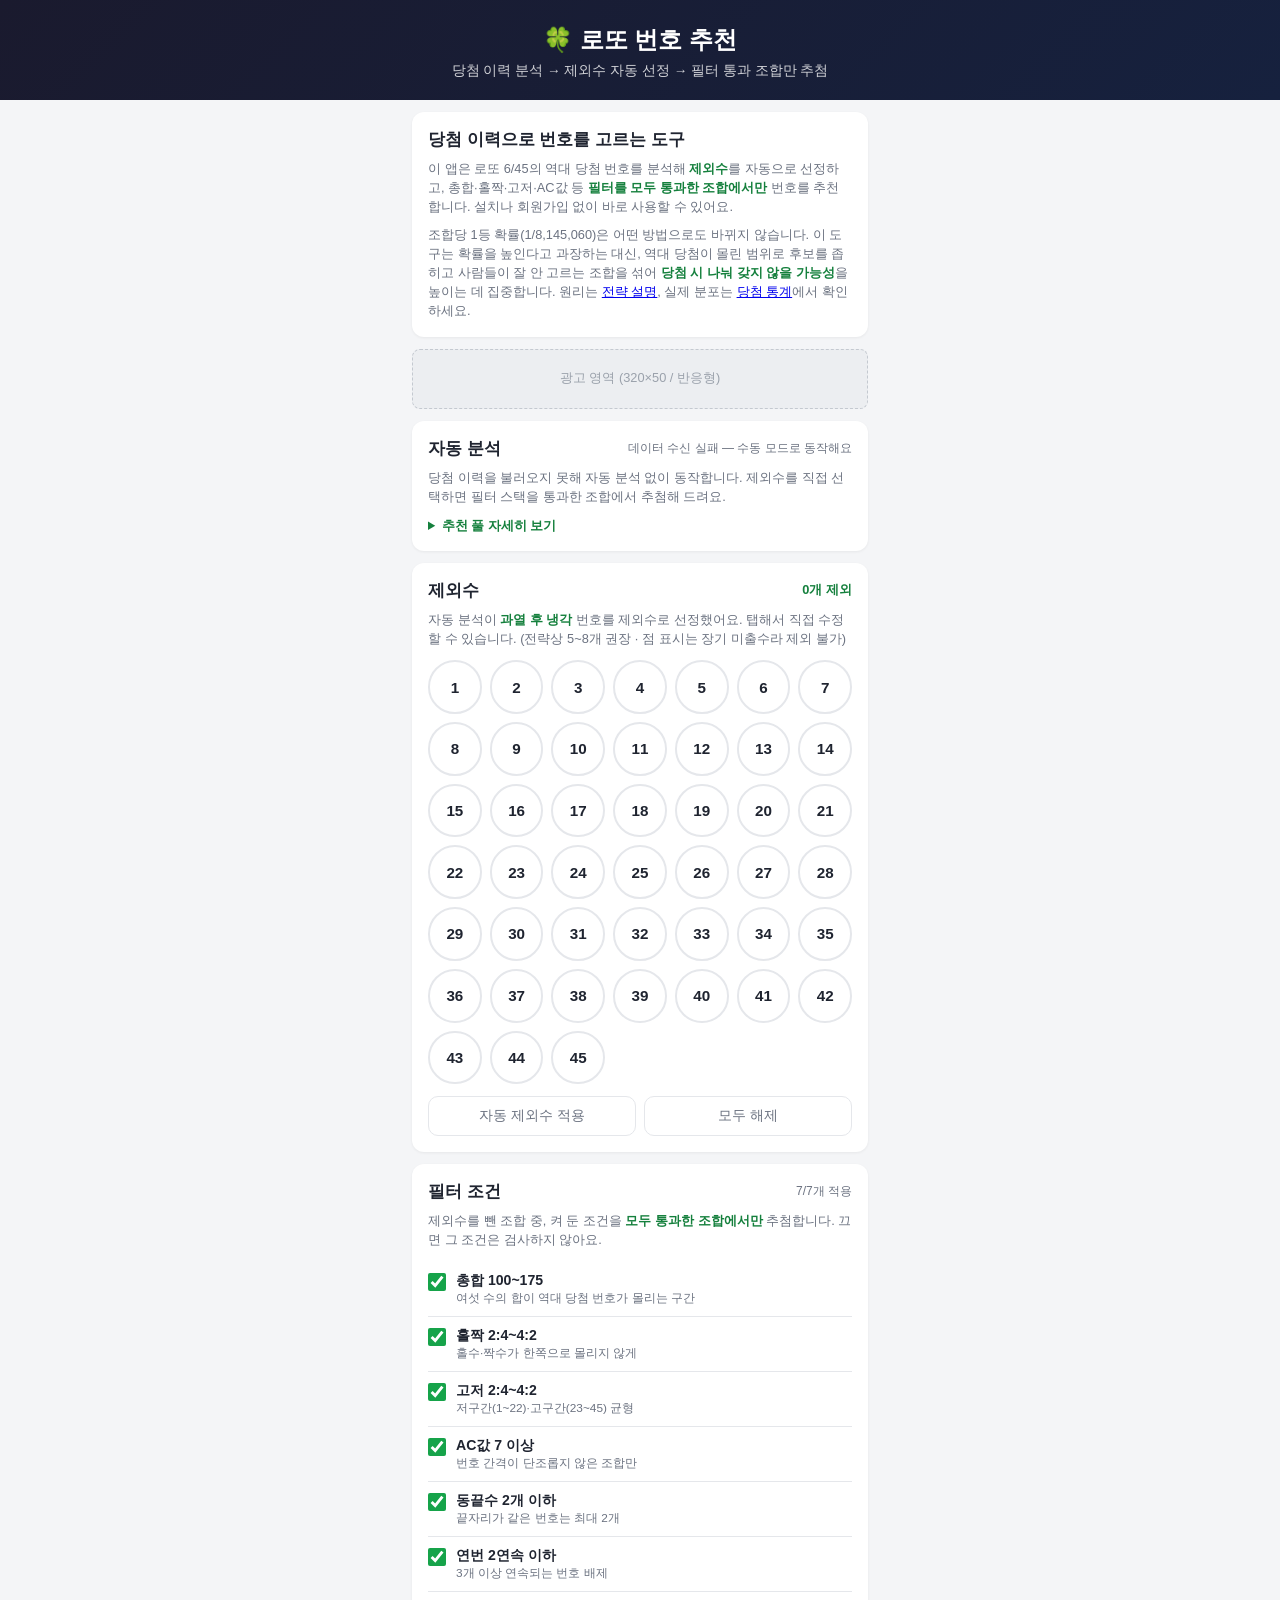
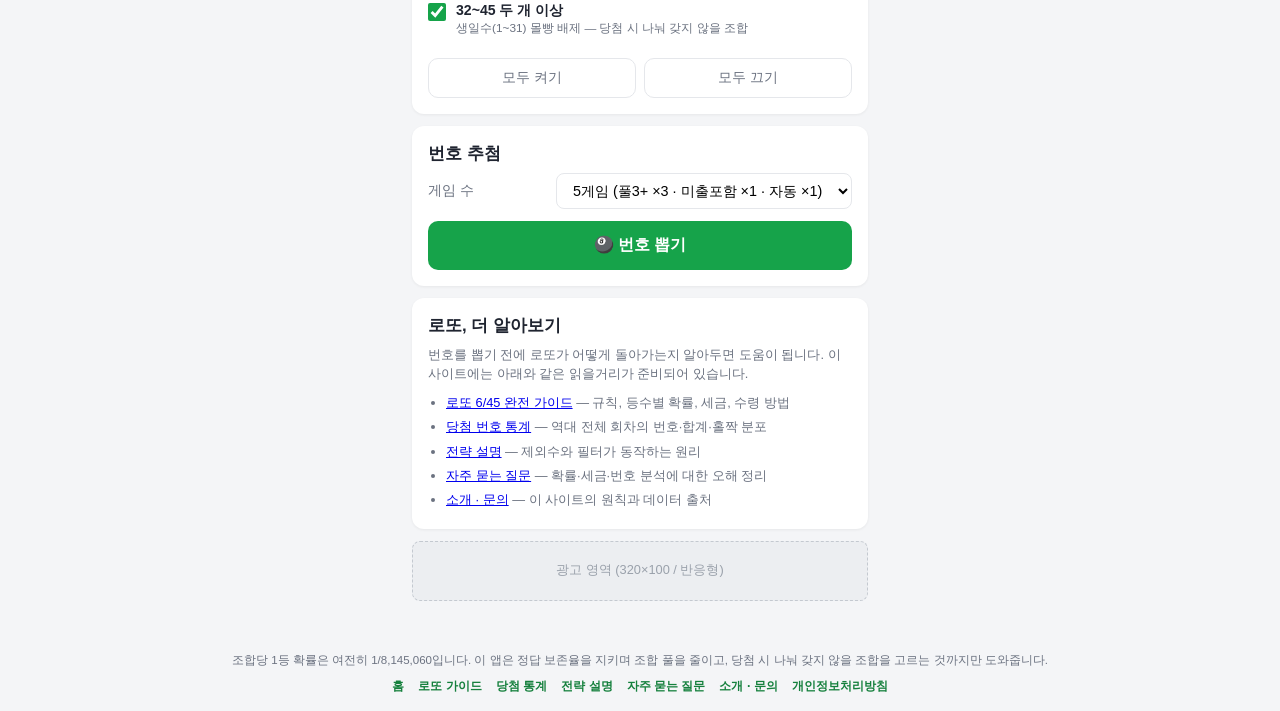
<file: index.html>
<!DOCTYPE html>
<html lang="ko">
<head>
  <meta charset="UTF-8" />
  <meta name="viewport" content="width=device-width, initial-scale=1.0, viewport-fit=cover" />
  <meta name="description" content="당첨 이력 분석으로 제외수를 자동 선정하고, 필터를 통과한 조합에서만 랜덤으로 로또 번호를 추천해주는 앱" />
  <meta name="theme-color" content="#1a1a2e" />
  <title>로또 번호 추천</title>
  <link rel="icon" href="icon.svg" type="image/svg+xml" />
  <link rel="canonical" href="https://bimbim159-sketch.github.io/" />
  <link rel="manifest" href="manifest.json" />
  <link rel="stylesheet" href="style.css" />

  <!-- 구글 애드센스: 사이트 소유 확인 + 광고 로더 -->
  <script async src="https://pagead2.googlesyndication.com/pagead/js/adsbygoogle.js?client=ca-pub-2843757027982749"
    crossorigin="anonymous"></script>
</head>
<body>
  <header class="app-header">
    <h1>🍀 로또 번호 추천</h1>
    <p class="subtitle">당첨 이력 분석 → 제외수 자동 선정 → 필터 통과 조합만 추첨</p>
  </header>

  <main>
    <!-- 소개 (사이트 설명) -->
    <section class="card">
      <h2 style="font-size:1.05rem;margin-bottom:8px;">당첨 이력으로 번호를 고르는 도구</h2>
      <p class="hint" style="margin-bottom:8px;">
        이 앱은 로또 6/45의 역대 당첨 번호를 분석해 <em>제외수</em>를 자동으로 선정하고,
        총합·홀짝·고저·AC값 등 <em>필터를 모두 통과한 조합에서만</em> 번호를 추천합니다.
        설치나 회원가입 없이 바로 사용할 수 있어요.
      </p>
      <p class="hint" style="margin-bottom:0;">
        조합당 1등 확률(1/8,145,060)은 어떤 방법으로도 바뀌지 않습니다. 이 도구는 확률을
        높인다고 과장하는 대신, 역대 당첨이 몰린 범위로 후보를 좁히고 사람들이 잘 안 고르는
        조합을 섞어 <em>당첨 시 나눠 갖지 않을 가능성</em>을 높이는 데 집중합니다. 원리는
        <a href="strategy.html">전략 설명</a>, 실제 분포는 <a href="stats.html">당첨 통계</a>에서
        확인하세요.
      </p>
    </section>

    <!-- 상단 광고 배너 (애드센스 승인 후 노출) -->
    <div class="ad-banner" id="ad-top" hidden>
      <!--
        ▼ 애드센스 승인 후: hidden 속성을 제거하고, 광고 단위를 만든 뒤 아래 주석을
          해제하고 data-ad-slot 값을 발급받은 슬롯 ID로 교체하세요.

      <ins class="adsbygoogle"
        style="display:block"
        data-ad-client="ca-pub-2843757027982749"
        data-ad-slot="1234567890"
        data-ad-format="auto"
        data-full-width-responsive="true"></ins>
      <script>(adsbygoogle = window.adsbygoogle || []).push({});</script>
      -->
      <span class="ad-placeholder">광고 영역 (320×50 / 반응형)</span>
    </div>

    <!-- 자동 분석 -->
    <section class="card">
      <div class="section-title">
        <h2>자동 분석</h2>
        <span class="data-status" id="data-status">준비 중…</span>
      </div>
      <div id="analysis-body">
        <p class="hint">최근 당첨 이력을 분석하는 중입니다…</p>
      </div>
      <details class="pool-details">
        <summary>추천 풀 자세히 보기</summary>
        <ul class="pool-list" id="pool-list"></ul>
      </details>
    </section>

    <!-- 제외수 -->
    <section class="card">
      <div class="section-title">
        <h2>제외수</h2>
        <span class="excluded-count" id="excluded-count">0개 제외</span>
      </div>
      <p class="hint">
        자동 분석이 <em>과열 후 냉각</em> 번호를 제외수로 선정했어요. 탭해서 직접 수정할 수
        있습니다. (전략상 5~8개 권장 · 점 표시는 장기 미출수라 제외 불가)
      </p>
      <div class="number-grid" id="number-grid"></div>
      <div class="btn-row">
        <button class="btn btn-ghost" id="auto-btn">자동 제외수 적용</button>
        <button class="btn btn-ghost" id="clear-btn">모두 해제</button>
      </div>
    </section>

    <!-- 필터 조건 -->
    <section class="card">
      <div class="section-title">
        <h2>필터 조건</h2>
        <span class="data-status" id="filter-count"></span>
      </div>
      <p class="hint">
        제외수를 뺀 조합 중, 켜 둔 조건을 <em>모두 통과한 조합에서만</em> 추첨합니다.
        끄면 그 조건은 검사하지 않아요.
      </p>
      <div class="filter-list" id="filter-list"></div>
      <div class="btn-row">
        <button class="btn btn-ghost" id="filter-all-btn">모두 켜기</button>
        <button class="btn btn-ghost" id="filter-none-btn">모두 끄기</button>
      </div>
    </section>

    <!-- 게임 수 선택 + 추첨 -->
    <section class="card">
      <div class="section-title">
        <h2>번호 추첨</h2>
      </div>
      <div class="game-count">
        <label for="game-count-select">게임 수</label>
        <select id="game-count-select">
          <option value="1">1게임</option>
          <option value="2">2게임</option>
          <option value="3">3게임</option>
          <option value="4">4게임</option>
          <option value="5" selected>5게임 (풀3+ ×3 · 미출포함 ×1 · 자동 ×1)</option>
        </select>
      </div>
      <button class="btn btn-primary" id="draw-btn">🎱 번호 뽑기</button>
    </section>

    <!-- 결과 -->
    <section class="card" id="result-card" hidden>
      <div class="section-title">
        <h2>추천 번호</h2>
        <button class="btn-small" id="copy-btn">복사</button>
      </div>
      <div id="results"></div>
    </section>

    <!-- 더 알아보기 -->
    <section class="card">
      <h2 style="font-size:1.05rem;margin-bottom:8px;">로또, 더 알아보기</h2>
      <p class="hint" style="margin-bottom:8px;">
        번호를 뽑기 전에 로또가 어떻게 돌아가는지 알아두면 도움이 됩니다. 이 사이트에는
        아래와 같은 읽을거리가 준비되어 있습니다.
      </p>
      <ul class="hint" style="padding-left:18px;margin-bottom:0;line-height:1.9;">
        <li><a href="guide.html">로또 6/45 완전 가이드</a> — 규칙, 등수별 확률, 세금, 수령 방법</li>
        <li><a href="stats.html">당첨 번호 통계</a> — 역대 전체 회차의 번호·합계·홀짝 분포</li>
        <li><a href="strategy.html">전략 설명</a> — 제외수와 필터가 동작하는 원리</li>
        <li><a href="faq.html">자주 묻는 질문</a> — 확률·세금·번호 분석에 대한 오해 정리</li>
        <li><a href="about.html">소개 · 문의</a> — 이 사이트의 원칙과 데이터 출처</li>
      </ul>
    </section>

    <!-- 하단 광고 배너 (애드센스 승인 후 노출) -->
    <div class="ad-banner" id="ad-bottom" hidden>
      <span class="ad-placeholder">광고 영역 (320×100 / 반응형)</span>
    </div>
  </main>

  <footer class="app-footer">
    <p>
      조합당 1등 확률은 여전히 1/8,145,060입니다. 이 앱은 정답 보존율을 지키며 조합 풀을
      줄이고, 당첨 시 나눠 갖지 않을 조합을 고르는 것까지만 도와줍니다.
    </p>
    <nav class="site-nav">
      <a href="./">홈</a>
      <a href="guide.html">로또 가이드</a>
      <a href="stats.html">당첨 통계</a>
      <a href="strategy.html">전략 설명</a>
      <a href="faq.html">자주 묻는 질문</a>
      <a href="about.html">소개 · 문의</a>
      <a href="privacy.html">개인정보처리방침</a>
    </nav>
  </footer>

  <div class="toast" id="toast" role="status"></div>

  <script src="logic.js"></script>
  <script src="app.js"></script>
</body>
</html>
</file>
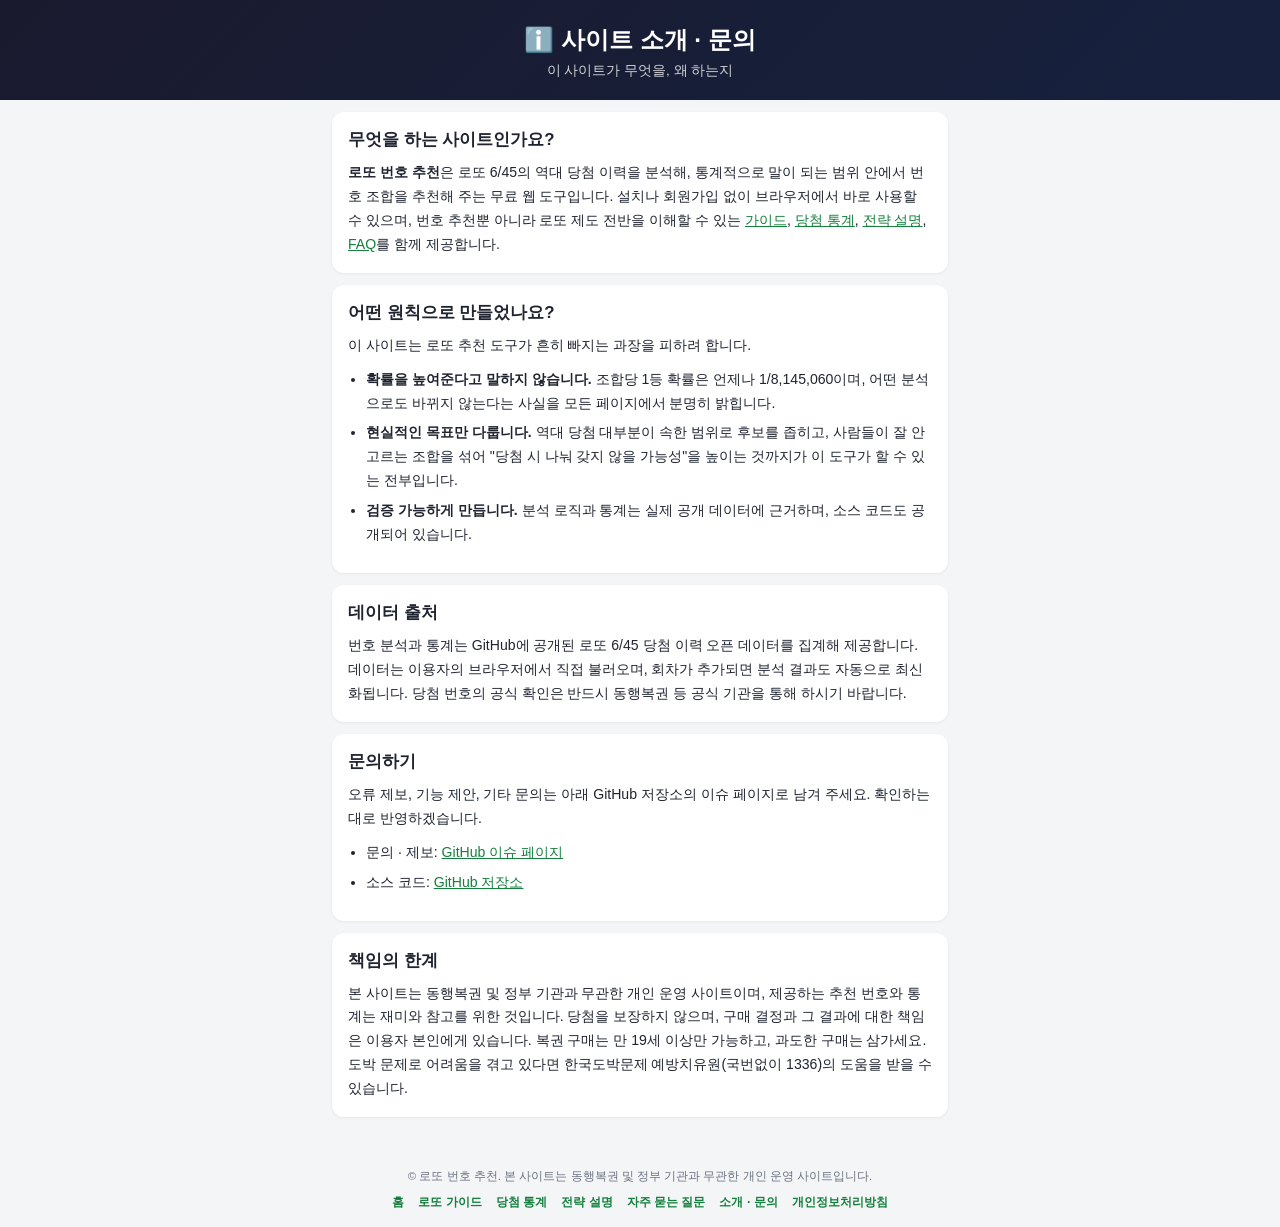
<file: about.html>
<!DOCTYPE html>
<html lang="ko">
<head>
  <meta charset="UTF-8" />
  <meta name="viewport" content="width=device-width, initial-scale=1.0" />
  <meta name="description" content="로또 번호 추천 사이트 소개 — 무엇을 하는 도구인지, 어떤 원칙으로 만들어졌는지, 데이터 출처와 문의 방법을 안내합니다" />
  <title>사이트 소개 · 문의 | 로또 번호 추천</title>
  <link rel="icon" href="icon.svg" type="image/svg+xml" />
  <link rel="canonical" href="https://bimbim159-sketch.github.io/about.html" />
  <link rel="stylesheet" href="style.css" />
  <script async src="https://pagead2.googlesyndication.com/pagead/js/adsbygoogle.js?client=ca-pub-2843757027982749"
    crossorigin="anonymous"></script>
</head>
<body>
  <header class="app-header">
    <h1>ℹ️ 사이트 소개 · 문의</h1>
    <p class="subtitle">이 사이트가 무엇을, 왜 하는지</p>
  </header>

  <main class="article">
    <section class="card">
      <h2>무엇을 하는 사이트인가요?</h2>
      <p>
        <strong>로또 번호 추천</strong>은 로또 6/45의 역대 당첨 이력을 분석해, 통계적으로
        말이 되는 범위 안에서 번호 조합을 추천해 주는 무료 웹 도구입니다. 설치나 회원가입
        없이 브라우저에서 바로 사용할 수 있으며, 번호 추천뿐 아니라 로또 제도 전반을
        이해할 수 있는 <a href="guide.html">가이드</a>, <a href="stats.html">당첨 통계</a>,
        <a href="strategy.html">전략 설명</a>, <a href="faq.html">FAQ</a>를 함께 제공합니다.
      </p>
    </section>

    <section class="card">
      <h2>어떤 원칙으로 만들었나요?</h2>
      <p>이 사이트는 로또 추천 도구가 흔히 빠지는 과장을 피하려 합니다.</p>
      <ul>
        <li><strong>확률을 높여준다고 말하지 않습니다.</strong> 조합당 1등 확률은 언제나
          1/8,145,060이며, 어떤 분석으로도 바뀌지 않는다는 사실을 모든 페이지에서 분명히
          밝힙니다.</li>
        <li><strong>현실적인 목표만 다룹니다.</strong> 역대 당첨 대부분이 속한 범위로
          후보를 좁히고, 사람들이 잘 안 고르는 조합을 섞어 "당첨 시 나눠 갖지 않을
          가능성"을 높이는 것까지가 이 도구가 할 수 있는 전부입니다.</li>
        <li><strong>검증 가능하게 만듭니다.</strong> 분석 로직과 통계는 실제 공개 데이터에
          근거하며, 소스 코드도 공개되어 있습니다.</li>
      </ul>
    </section>

    <section class="card">
      <h2>데이터 출처</h2>
      <p>
        번호 분석과 통계는 GitHub에 공개된 로또 6/45 당첨 이력 오픈 데이터를 집계해
        제공합니다. 데이터는 이용자의 브라우저에서 직접 불러오며, 회차가 추가되면 분석
        결과도 자동으로 최신화됩니다. 당첨 번호의 공식 확인은 반드시 동행복권 등 공식
        기관을 통해 하시기 바랍니다.
      </p>
    </section>

    <section class="card">
      <h2>문의하기</h2>
      <p>
        오류 제보, 기능 제안, 기타 문의는 아래 GitHub 저장소의 이슈 페이지로 남겨
        주세요. 확인하는 대로 반영하겠습니다.
      </p>
      <ul>
        <li>문의 · 제보:
          <a href="https://github.com/bimbim159-sketch/lotto-app/issues" rel="noopener" target="_blank">GitHub 이슈 페이지</a></li>
        <li>소스 코드:
          <a href="https://github.com/bimbim159-sketch/lotto-app" rel="noopener" target="_blank">GitHub 저장소</a></li>
      </ul>
    </section>

    <section class="card">
      <h2>책임의 한계</h2>
      <p>
        본 사이트는 동행복권 및 정부 기관과 무관한 개인 운영 사이트이며, 제공하는 추천
        번호와 통계는 재미와 참고를 위한 것입니다. 당첨을 보장하지 않으며, 구매 결정과
        그 결과에 대한 책임은 이용자 본인에게 있습니다. 복권 구매는 만 19세 이상만
        가능하고, 과도한 구매는 삼가세요. 도박 문제로 어려움을 겪고 있다면 한국도박문제
        예방치유원(국번없이 1336)의 도움을 받을 수 있습니다.
      </p>
    </section>
  </main>

  <footer class="app-footer">
    <p>© 로또 번호 추천. 본 사이트는 동행복권 및 정부 기관과 무관한 개인 운영 사이트입니다.</p>
    <nav class="site-nav">
      <a href="./">홈</a>
      <a href="guide.html">로또 가이드</a>
      <a href="stats.html">당첨 통계</a>
      <a href="strategy.html">전략 설명</a>
      <a href="faq.html">자주 묻는 질문</a>
      <a href="about.html">소개 · 문의</a>
      <a href="privacy.html">개인정보처리방침</a>
    </nav>
  </footer>
</body>
</html>
</file>
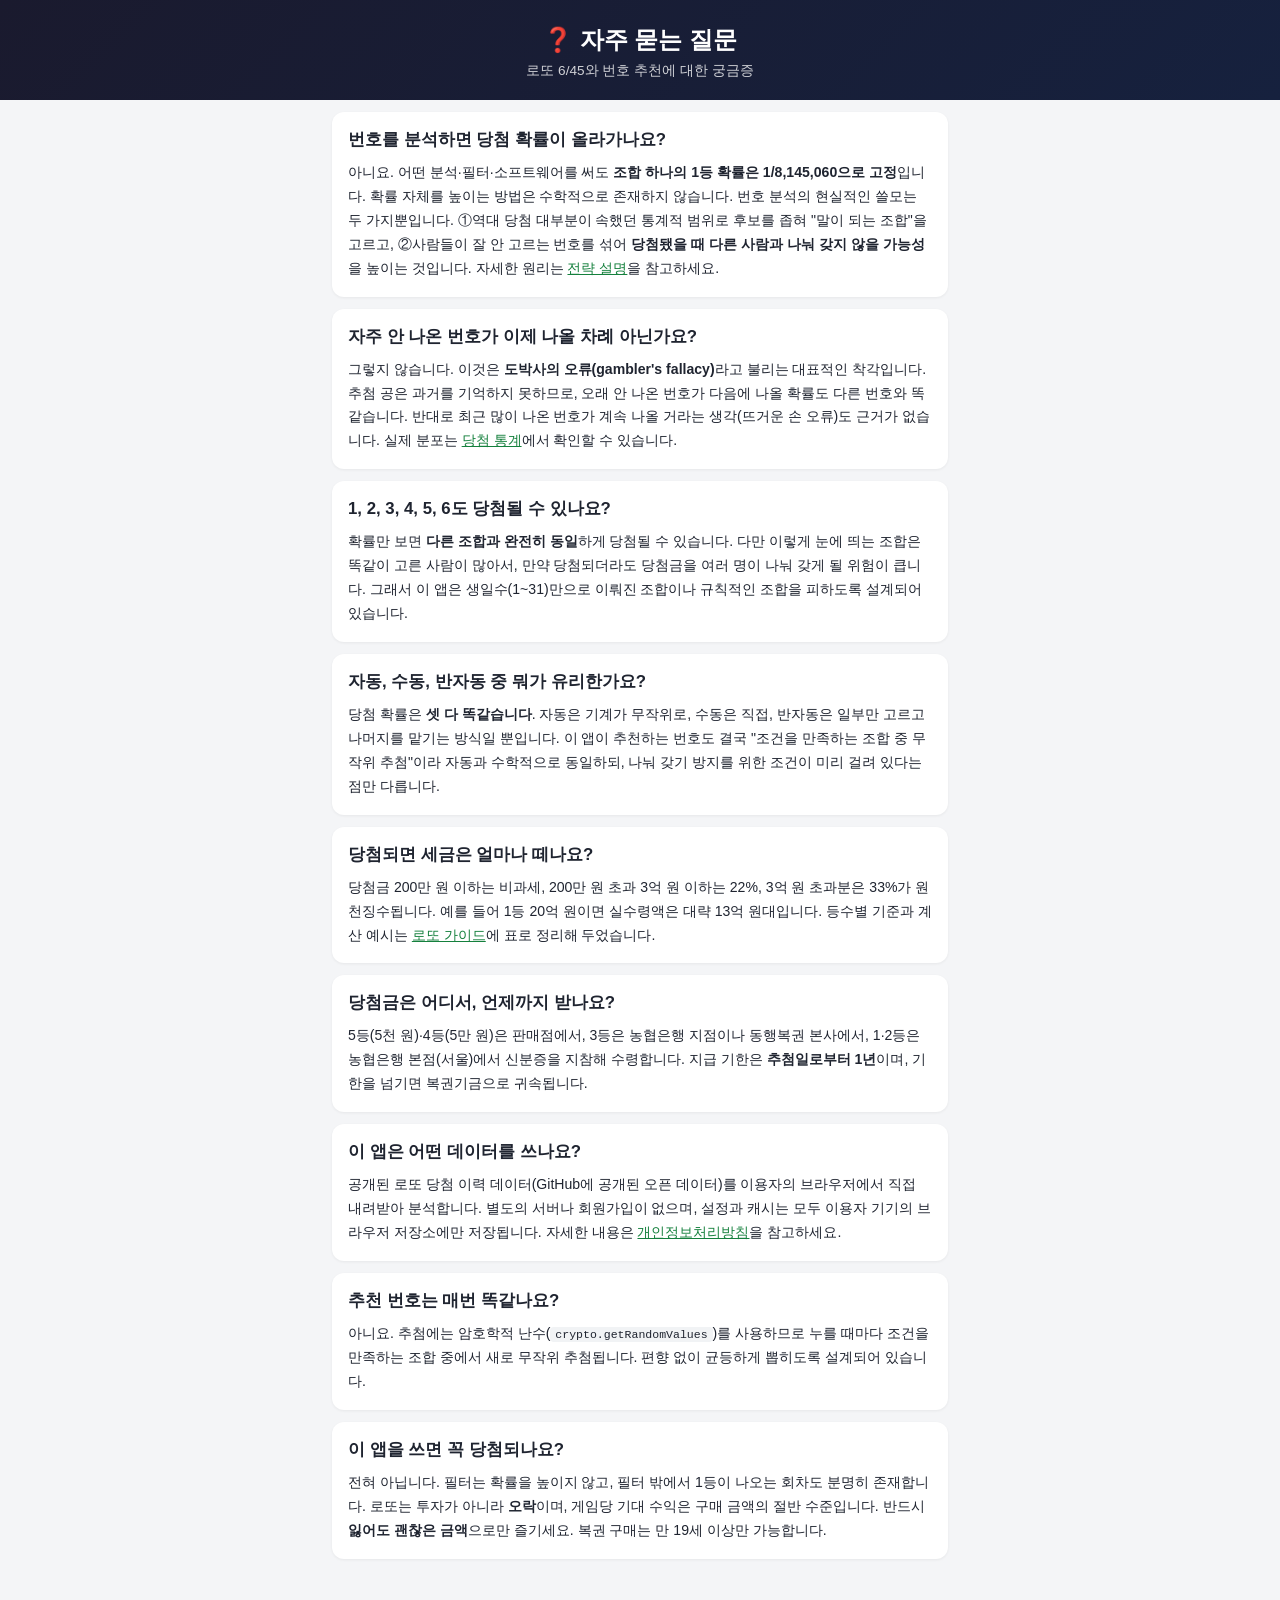
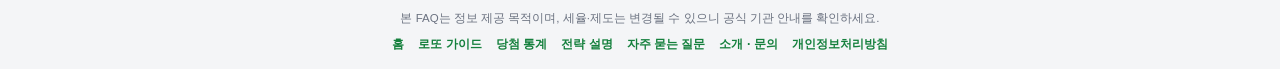
<file: faq.html>
<!DOCTYPE html>
<html lang="ko">
<head>
  <meta charset="UTF-8" />
  <meta name="viewport" content="width=device-width, initial-scale=1.0" />
  <meta name="description" content="로또 6/45에 대해 가장 많이 묻는 질문들 — 당첨 확률, 번호 분석이 확률을 높이는지, 세금, 당첨금 수령, 자동과 수동의 차이, 이 추천 앱의 원리까지 정리한 FAQ" />
  <title>로또 자주 묻는 질문(FAQ) — 확률·세금·번호 분석 | 로또 번호 추천</title>
  <link rel="icon" href="icon.svg" type="image/svg+xml" />
  <link rel="canonical" href="https://bimbim159-sketch.github.io/faq.html" />
  <link rel="stylesheet" href="style.css" />
  <script async src="https://pagead2.googlesyndication.com/pagead/js/adsbygoogle.js?client=ca-pub-2843757027982749"
    crossorigin="anonymous"></script>
</head>
<body>
  <header class="app-header">
    <h1>❓ 자주 묻는 질문</h1>
    <p class="subtitle">로또 6/45와 번호 추천에 대한 궁금증</p>
  </header>

  <main class="article">
    <section class="card">
      <h2>번호를 분석하면 당첨 확률이 올라가나요?</h2>
      <p>
        아니요. 어떤 분석·필터·소프트웨어를 써도 <strong>조합 하나의 1등 확률은
        1/8,145,060으로 고정</strong>입니다. 확률 자체를 높이는 방법은 수학적으로
        존재하지 않습니다. 번호 분석의 현실적인 쓸모는 두 가지뿐입니다. ①역대 당첨
        대부분이 속했던 통계적 범위로 후보를 좁혀 "말이 되는 조합"을 고르고, ②사람들이
        잘 안 고르는 번호를 섞어 <strong>당첨됐을 때 다른 사람과 나눠 갖지 않을
        가능성</strong>을 높이는 것입니다. 자세한 원리는
        <a href="strategy.html">전략 설명</a>을 참고하세요.
      </p>
    </section>

    <section class="card">
      <h2>자주 안 나온 번호가 이제 나올 차례 아닌가요?</h2>
      <p>
        그렇지 않습니다. 이것은 <strong>도박사의 오류(gambler's fallacy)</strong>라고
        불리는 대표적인 착각입니다. 추첨 공은 과거를 기억하지 못하므로, 오래 안 나온
        번호가 다음에 나올 확률도 다른 번호와 똑같습니다. 반대로 최근 많이 나온 번호가
        계속 나올 거라는 생각(뜨거운 손 오류)도 근거가 없습니다. 실제 분포는
        <a href="stats.html">당첨 통계</a>에서 확인할 수 있습니다.
      </p>
    </section>

    <section class="card">
      <h2>1, 2, 3, 4, 5, 6도 당첨될 수 있나요?</h2>
      <p>
        확률만 보면 <strong>다른 조합과 완전히 동일</strong>하게 당첨될 수 있습니다.
        다만 이렇게 눈에 띄는 조합은 똑같이 고른 사람이 많아서, 만약 당첨되더라도
        당첨금을 여러 명이 나눠 갖게 될 위험이 큽니다. 그래서 이 앱은 생일수(1~31)만으로
        이뤄진 조합이나 규칙적인 조합을 피하도록 설계되어 있습니다.
      </p>
    </section>

    <section class="card">
      <h2>자동, 수동, 반자동 중 뭐가 유리한가요?</h2>
      <p>
        당첨 확률은 <strong>셋 다 똑같습니다</strong>. 자동은 기계가 무작위로, 수동은
        직접, 반자동은 일부만 고르고 나머지를 맡기는 방식일 뿐입니다. 이 앱이 추천하는
        번호도 결국 "조건을 만족하는 조합 중 무작위 추첨"이라 자동과 수학적으로
        동일하되, 나눠 갖기 방지를 위한 조건이 미리 걸려 있다는 점만 다릅니다.
      </p>
    </section>

    <section class="card">
      <h2>당첨되면 세금은 얼마나 떼나요?</h2>
      <p>
        당첨금 200만 원 이하는 비과세, 200만 원 초과 3억 원 이하는 22%, 3억 원 초과분은
        33%가 원천징수됩니다. 예를 들어 1등 20억 원이면 실수령액은 대략 13억 원대입니다.
        등수별 기준과 계산 예시는 <a href="guide.html">로또 가이드</a>에 표로 정리해
        두었습니다.
      </p>
    </section>

    <section class="card">
      <h2>당첨금은 어디서, 언제까지 받나요?</h2>
      <p>
        5등(5천 원)·4등(5만 원)은 판매점에서, 3등은 농협은행 지점이나 동행복권 본사에서,
        1·2등은 농협은행 본점(서울)에서 신분증을 지참해 수령합니다. 지급 기한은
        <strong>추첨일로부터 1년</strong>이며, 기한을 넘기면 복권기금으로 귀속됩니다.
      </p>
    </section>

    <section class="card">
      <h2>이 앱은 어떤 데이터를 쓰나요?</h2>
      <p>
        공개된 로또 당첨 이력 데이터(GitHub에 공개된 오픈 데이터)를 이용자의 브라우저에서
        직접 내려받아 분석합니다. 별도의 서버나 회원가입이 없으며, 설정과 캐시는 모두
        이용자 기기의 브라우저 저장소에만 저장됩니다. 자세한 내용은
        <a href="privacy.html">개인정보처리방침</a>을 참고하세요.
      </p>
    </section>

    <section class="card">
      <h2>추천 번호는 매번 똑같나요?</h2>
      <p>
        아니요. 추첨에는 암호학적 난수(<code>crypto.getRandomValues</code>)를 사용하므로
        누를 때마다 조건을 만족하는 조합 중에서 새로 무작위 추첨됩니다. 편향 없이
        균등하게 뽑히도록 설계되어 있습니다.
      </p>
    </section>

    <section class="card">
      <h2>이 앱을 쓰면 꼭 당첨되나요?</h2>
      <p>
        전혀 아닙니다. 필터는 확률을 높이지 않고, 필터 밖에서 1등이 나오는 회차도 분명히
        존재합니다. 로또는 투자가 아니라 <strong>오락</strong>이며, 게임당 기대 수익은
        구매 금액의 절반 수준입니다. 반드시 <strong>잃어도 괜찮은 금액</strong>으로만
        즐기세요. 복권 구매는 만 19세 이상만 가능합니다.
      </p>
    </section>
  </main>

  <footer class="app-footer">
    <p>본 FAQ는 정보 제공 목적이며, 세율·제도는 변경될 수 있으니 공식 기관 안내를 확인하세요.</p>
    <nav class="site-nav">
      <a href="./">홈</a>
      <a href="guide.html">로또 가이드</a>
      <a href="stats.html">당첨 통계</a>
      <a href="strategy.html">전략 설명</a>
      <a href="faq.html">자주 묻는 질문</a>
      <a href="about.html">소개 · 문의</a>
      <a href="privacy.html">개인정보처리방침</a>
    </nav>
  </footer>
</body>
</html>
</file>
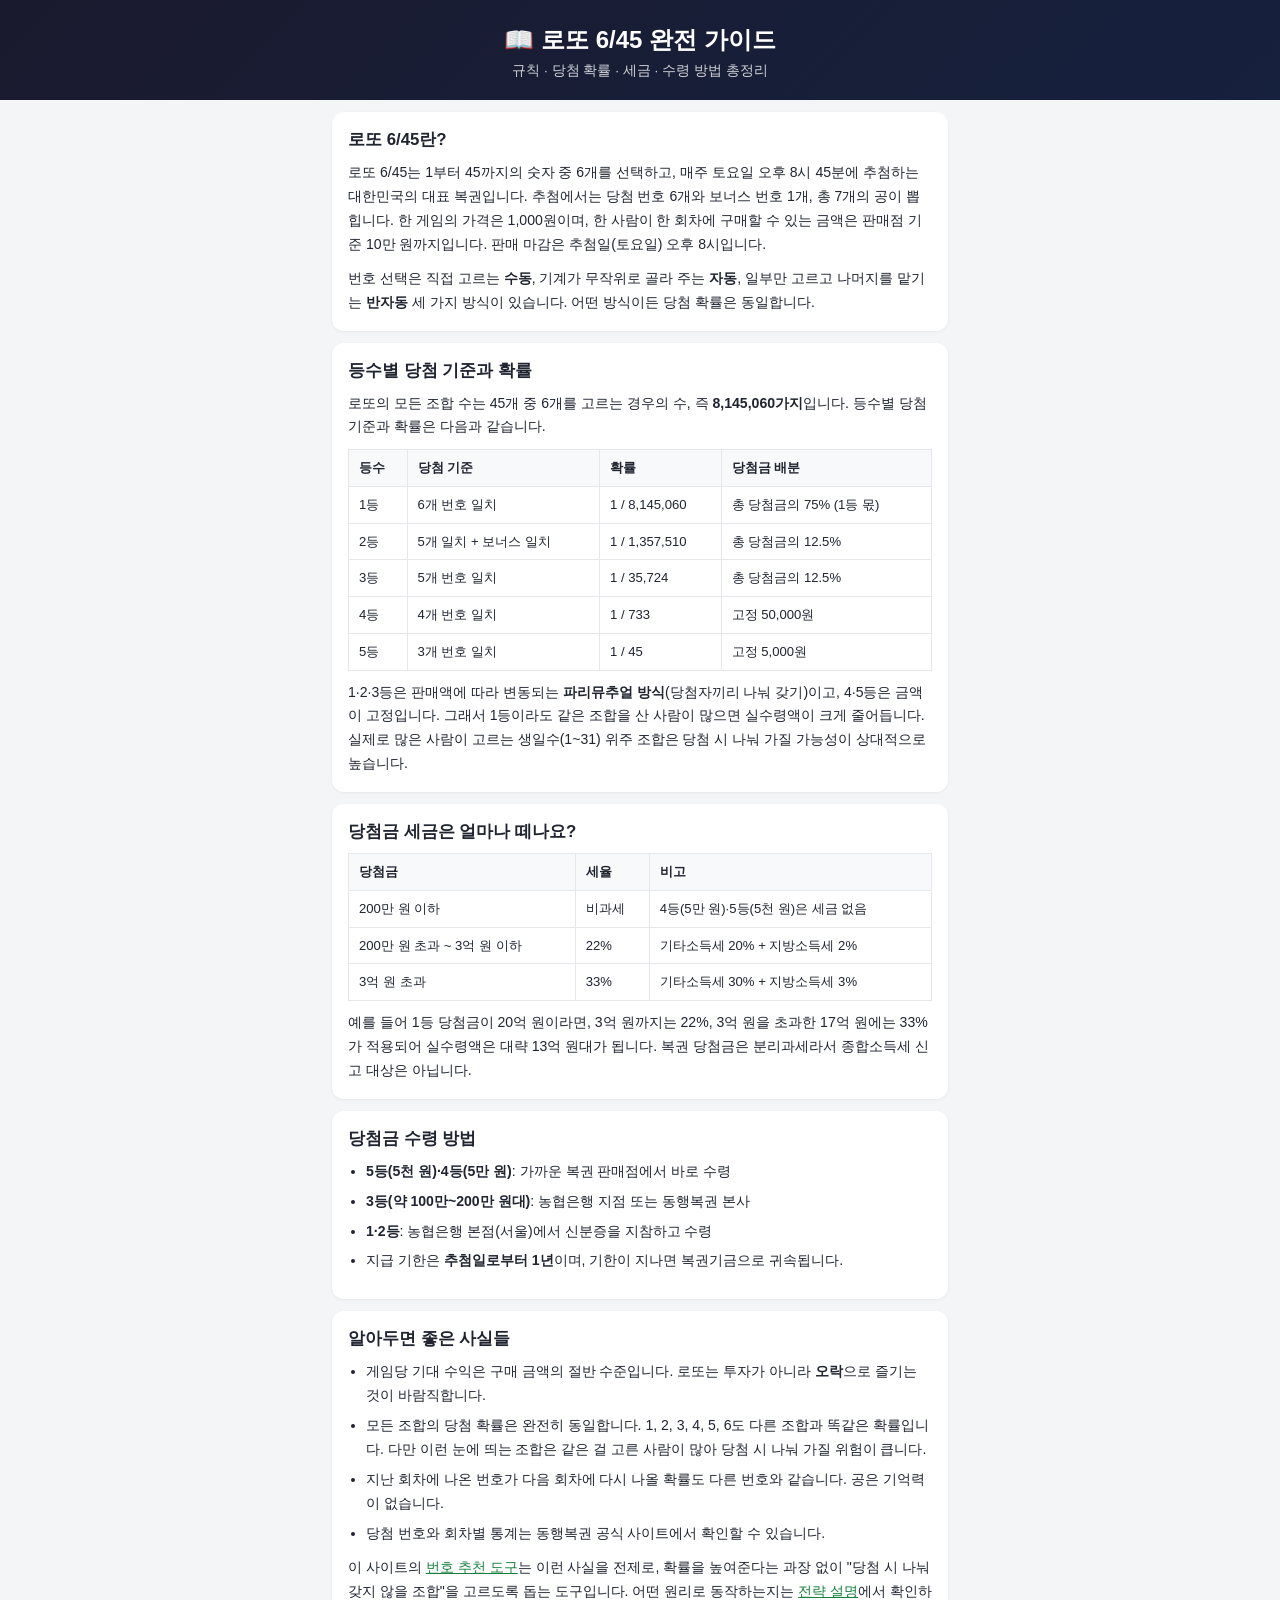
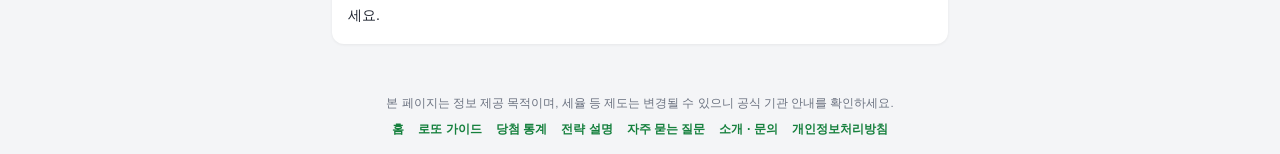
<file: guide.html>
<!DOCTYPE html>
<html lang="ko">
<head>
  <meta charset="UTF-8" />
  <meta name="viewport" content="width=device-width, initial-scale=1.0" />
  <meta name="description" content="로또 6/45 기본 규칙, 등수별 당첨 확률, 당첨금 세금과 수령 방법까지 한 페이지로 정리한 가이드" />
  <title>로또 6/45 완전 가이드 — 확률·세금·수령 방법 | 로또 번호 추천</title>
  <link rel="icon" href="icon.svg" type="image/svg+xml" />
  <link rel="canonical" href="https://bimbim159-sketch.github.io/guide.html" />
  <link rel="stylesheet" href="style.css" />
  <script async src="https://pagead2.googlesyndication.com/pagead/js/adsbygoogle.js?client=ca-pub-2843757027982749"
    crossorigin="anonymous"></script>
</head>
<body>
  <header class="app-header">
    <h1>📖 로또 6/45 완전 가이드</h1>
    <p class="subtitle">규칙 · 당첨 확률 · 세금 · 수령 방법 총정리</p>
  </header>

  <main class="article">
    <section class="card">
      <h2>로또 6/45란?</h2>
      <p>
        로또 6/45는 1부터 45까지의 숫자 중 6개를 선택하고, 매주 토요일 오후 8시 45분에
        추첨하는 대한민국의 대표 복권입니다. 추첨에서는 당첨 번호 6개와 보너스 번호 1개,
        총 7개의 공이 뽑힙니다. 한 게임의 가격은 1,000원이며, 한 사람이 한 회차에 구매할
        수 있는 금액은 판매점 기준 10만 원까지입니다. 판매 마감은 추첨일(토요일) 오후
        8시입니다.
      </p>
      <p>
        번호 선택은 직접 고르는 <strong>수동</strong>, 기계가 무작위로 골라 주는
        <strong>자동</strong>, 일부만 고르고 나머지를 맡기는 <strong>반자동</strong>
        세 가지 방식이 있습니다. 어떤 방식이든 당첨 확률은 동일합니다.
      </p>
    </section>

    <section class="card">
      <h2>등수별 당첨 기준과 확률</h2>
      <p>
        로또의 모든 조합 수는 45개 중 6개를 고르는 경우의 수, 즉
        <strong>8,145,060가지</strong>입니다. 등수별 당첨 기준과 확률은 다음과 같습니다.
      </p>
      <div class="table-wrap">
        <table>
          <thead>
            <tr><th>등수</th><th>당첨 기준</th><th>확률</th><th>당첨금 배분</th></tr>
          </thead>
          <tbody>
            <tr><td>1등</td><td>6개 번호 일치</td><td>1 / 8,145,060</td><td>총 당첨금의 75% (1등 몫)</td></tr>
            <tr><td>2등</td><td>5개 일치 + 보너스 일치</td><td>1 / 1,357,510</td><td>총 당첨금의 12.5%</td></tr>
            <tr><td>3등</td><td>5개 번호 일치</td><td>1 / 35,724</td><td>총 당첨금의 12.5%</td></tr>
            <tr><td>4등</td><td>4개 번호 일치</td><td>1 / 733</td><td>고정 50,000원</td></tr>
            <tr><td>5등</td><td>3개 번호 일치</td><td>1 / 45</td><td>고정 5,000원</td></tr>
          </tbody>
        </table>
      </div>
      <p>
        1·2·3등은 판매액에 따라 변동되는 <strong>파리뮤추얼 방식</strong>(당첨자끼리
        나눠 갖기)이고, 4·5등은 금액이 고정입니다. 그래서 1등이라도 같은 조합을 산 사람이
        많으면 실수령액이 크게 줄어듭니다. 실제로 많은 사람이 고르는 생일수(1~31) 위주
        조합은 당첨 시 나눠 가질 가능성이 상대적으로 높습니다.
      </p>
    </section>

    <section class="card">
      <h2>당첨금 세금은 얼마나 떼나요?</h2>
      <div class="table-wrap">
        <table>
          <thead>
            <tr><th>당첨금</th><th>세율</th><th>비고</th></tr>
          </thead>
          <tbody>
            <tr><td>200만 원 이하</td><td>비과세</td><td>4등(5만 원)·5등(5천 원)은 세금 없음</td></tr>
            <tr><td>200만 원 초과 ~ 3억 원 이하</td><td>22%</td><td>기타소득세 20% + 지방소득세 2%</td></tr>
            <tr><td>3억 원 초과</td><td>33%</td><td>기타소득세 30% + 지방소득세 3%</td></tr>
          </tbody>
        </table>
      </div>
      <p>
        예를 들어 1등 당첨금이 20억 원이라면, 3억 원까지는 22%, 3억 원을 초과한 17억 원에는
        33%가 적용되어 실수령액은 대략 13억 원대가 됩니다. 복권 당첨금은 분리과세라서
        종합소득세 신고 대상은 아닙니다.
      </p>
    </section>

    <section class="card">
      <h2>당첨금 수령 방법</h2>
      <ul>
        <li><strong>5등(5천 원)·4등(5만 원)</strong>: 가까운 복권 판매점에서 바로 수령</li>
        <li><strong>3등(약 100만~200만 원대)</strong>: 농협은행 지점 또는 동행복권 본사</li>
        <li><strong>1·2등</strong>: 농협은행 본점(서울)에서 신분증을 지참하고 수령</li>
        <li>지급 기한은 <strong>추첨일로부터 1년</strong>이며, 기한이 지나면 복권기금으로 귀속됩니다.</li>
      </ul>
    </section>

    <section class="card">
      <h2>알아두면 좋은 사실들</h2>
      <ul>
        <li>게임당 기대 수익은 구매 금액의 절반 수준입니다. 로또는 투자가 아니라
          <strong>오락</strong>으로 즐기는 것이 바람직합니다.</li>
        <li>모든 조합의 당첨 확률은 완전히 동일합니다. 1, 2, 3, 4, 5, 6도 다른 조합과
          똑같은 확률입니다. 다만 이런 눈에 띄는 조합은 같은 걸 고른 사람이 많아
          당첨 시 나눠 가질 위험이 큽니다.</li>
        <li>지난 회차에 나온 번호가 다음 회차에 다시 나올 확률도 다른 번호와 같습니다.
          공은 기억력이 없습니다.</li>
        <li>당첨 번호와 회차별 통계는 동행복권 공식 사이트에서 확인할 수 있습니다.</li>
      </ul>
      <p>
        이 사이트의 <a href="./">번호 추천 도구</a>는 이런 사실을 전제로, 확률을 높여준다는
        과장 없이 "당첨 시 나눠 갖지 않을 조합"을 고르도록 돕는 도구입니다. 어떤 원리로
        동작하는지는 <a href="strategy.html">전략 설명</a>에서 확인하세요.
      </p>
    </section>
  </main>

  <footer class="app-footer">
    <p>본 페이지는 정보 제공 목적이며, 세율 등 제도는 변경될 수 있으니 공식 기관 안내를 확인하세요.</p>
    <nav class="site-nav">
      <a href="./">홈</a>
      <a href="guide.html">로또 가이드</a>
      <a href="stats.html">당첨 통계</a>
      <a href="strategy.html">전략 설명</a>
      <a href="faq.html">자주 묻는 질문</a>
      <a href="about.html">소개 · 문의</a>
      <a href="privacy.html">개인정보처리방침</a>
    </nav>
  </footer>
</body>
</html>
</file>
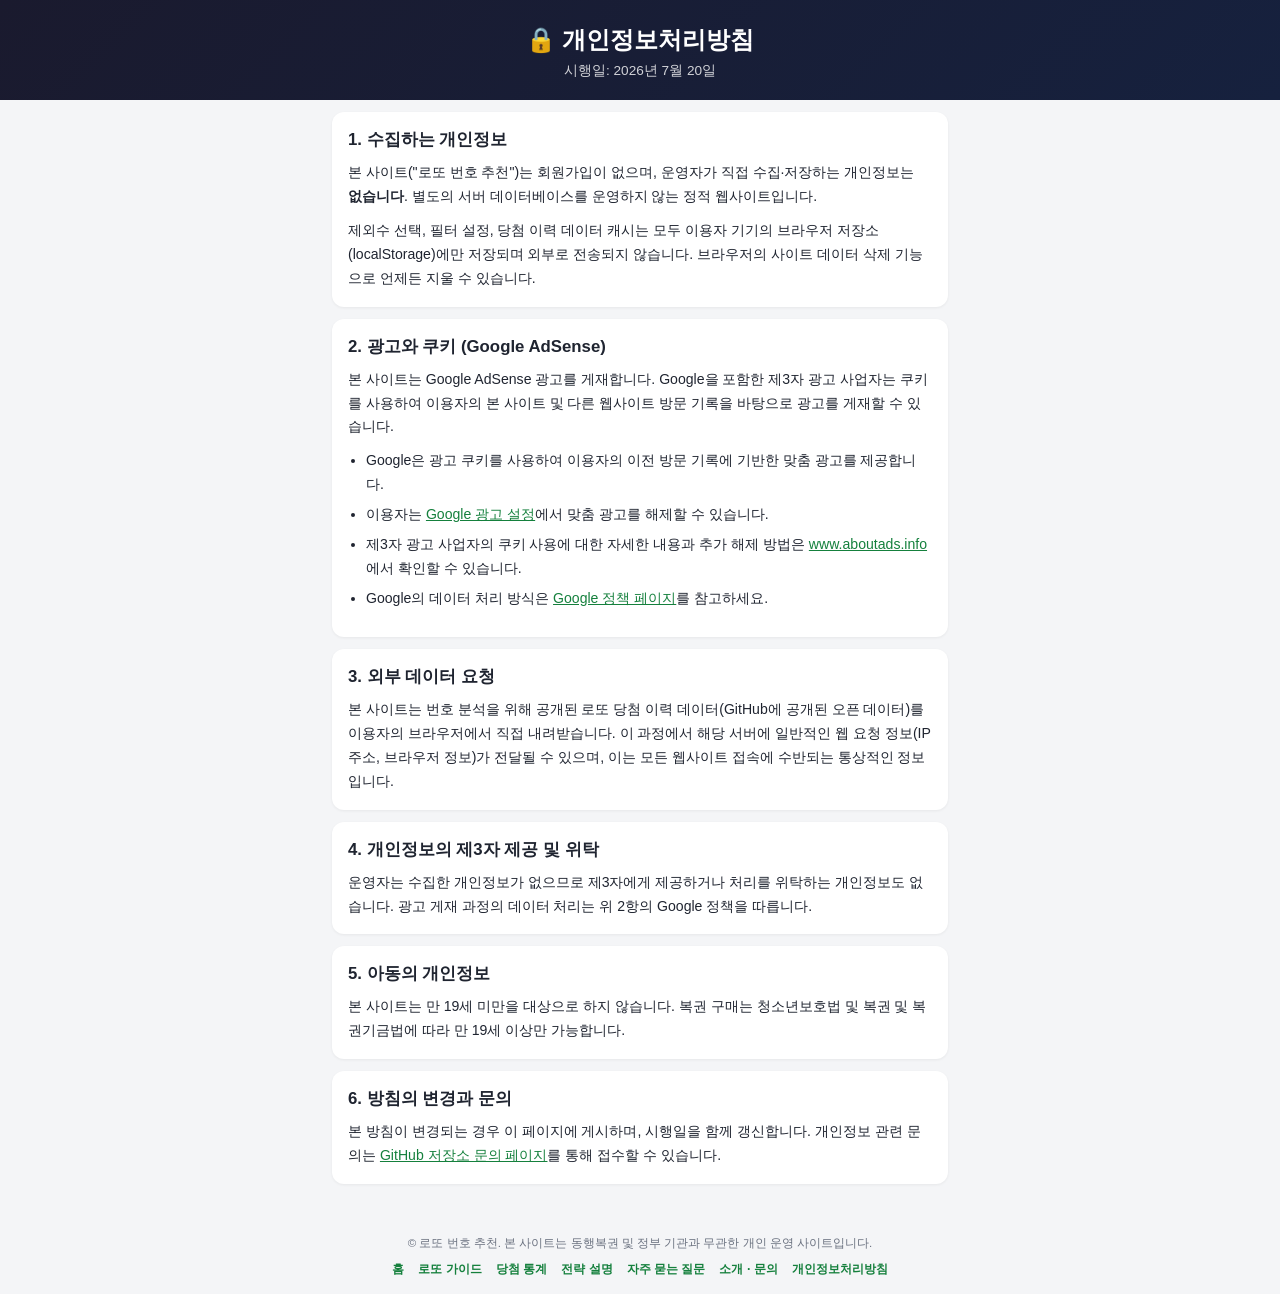
<file: privacy.html>
<!DOCTYPE html>
<html lang="ko">
<head>
  <meta charset="UTF-8" />
  <meta name="viewport" content="width=device-width, initial-scale=1.0" />
  <meta name="description" content="로또 번호 추천 사이트의 개인정보처리방침 — 수집하는 정보, 쿠키와 광고, 이용자의 선택권 안내" />
  <title>개인정보처리방침 | 로또 번호 추천</title>
  <link rel="icon" href="icon.svg" type="image/svg+xml" />
  <link rel="canonical" href="https://bimbim159-sketch.github.io/privacy.html" />
  <link rel="stylesheet" href="style.css" />
  <script async src="https://pagead2.googlesyndication.com/pagead/js/adsbygoogle.js?client=ca-pub-2843757027982749"
    crossorigin="anonymous"></script>
</head>
<body>
  <header class="app-header">
    <h1>🔒 개인정보처리방침</h1>
    <p class="subtitle">시행일: 2026년 7월 20일</p>
  </header>

  <main class="article">
    <section class="card">
      <h2>1. 수집하는 개인정보</h2>
      <p>
        본 사이트("로또 번호 추천")는 회원가입이 없으며, 운영자가 직접 수집·저장하는
        개인정보는 <strong>없습니다</strong>. 별도의 서버 데이터베이스를 운영하지 않는
        정적 웹사이트입니다.
      </p>
      <p>
        제외수 선택, 필터 설정, 당첨 이력 데이터 캐시는 모두 이용자 기기의 브라우저
        저장소(localStorage)에만 저장되며 외부로 전송되지 않습니다. 브라우저의
        사이트 데이터 삭제 기능으로 언제든 지울 수 있습니다.
      </p>
    </section>

    <section class="card">
      <h2>2. 광고와 쿠키 (Google AdSense)</h2>
      <p>
        본 사이트는 Google AdSense 광고를 게재합니다. Google을 포함한 제3자 광고
        사업자는 쿠키를 사용하여 이용자의 본 사이트 및 다른 웹사이트 방문 기록을 바탕으로
        광고를 게재할 수 있습니다.
      </p>
      <ul>
        <li>Google은 광고 쿠키를 사용하여 이용자의 이전 방문 기록에 기반한 맞춤 광고를
          제공합니다.</li>
        <li>이용자는 <a href="https://adssettings.google.com" rel="noopener" target="_blank">Google 광고 설정</a>에서
          맞춤 광고를 해제할 수 있습니다.</li>
        <li>제3자 광고 사업자의 쿠키 사용에 대한 자세한 내용과 추가 해제 방법은
          <a href="https://www.aboutads.info" rel="noopener" target="_blank">www.aboutads.info</a>에서
          확인할 수 있습니다.</li>
        <li>Google의 데이터 처리 방식은
          <a href="https://policies.google.com/technologies/partner-sites" rel="noopener" target="_blank">Google 정책 페이지</a>를
          참고하세요.</li>
      </ul>
    </section>

    <section class="card">
      <h2>3. 외부 데이터 요청</h2>
      <p>
        본 사이트는 번호 분석을 위해 공개된 로또 당첨 이력 데이터(GitHub에 공개된
        오픈 데이터)를 이용자의 브라우저에서 직접 내려받습니다. 이 과정에서 해당 서버에
        일반적인 웹 요청 정보(IP 주소, 브라우저 정보)가 전달될 수 있으며, 이는 모든
        웹사이트 접속에 수반되는 통상적인 정보입니다.
      </p>
    </section>

    <section class="card">
      <h2>4. 개인정보의 제3자 제공 및 위탁</h2>
      <p>
        운영자는 수집한 개인정보가 없으므로 제3자에게 제공하거나 처리를 위탁하는 개인정보도
        없습니다. 광고 게재 과정의 데이터 처리는 위 2항의 Google 정책을 따릅니다.
      </p>
    </section>

    <section class="card">
      <h2>5. 아동의 개인정보</h2>
      <p>
        본 사이트는 만 19세 미만을 대상으로 하지 않습니다. 복권 구매는 청소년보호법 및
        복권 및 복권기금법에 따라 만 19세 이상만 가능합니다.
      </p>
    </section>

    <section class="card">
      <h2>6. 방침의 변경과 문의</h2>
      <p>
        본 방침이 변경되는 경우 이 페이지에 게시하며, 시행일을 함께 갱신합니다.
        개인정보 관련 문의는
        <a href="https://github.com/bimbim159-sketch/lotto-app/issues" rel="noopener" target="_blank">GitHub 저장소 문의 페이지</a>를
        통해 접수할 수 있습니다.
      </p>
    </section>
  </main>

  <footer class="app-footer">
    <p>© 로또 번호 추천. 본 사이트는 동행복권 및 정부 기관과 무관한 개인 운영 사이트입니다.</p>
    <nav class="site-nav">
      <a href="./">홈</a>
      <a href="guide.html">로또 가이드</a>
      <a href="stats.html">당첨 통계</a>
      <a href="strategy.html">전략 설명</a>
      <a href="faq.html">자주 묻는 질문</a>
      <a href="about.html">소개 · 문의</a>
      <a href="privacy.html">개인정보처리방침</a>
    </nav>
  </footer>
</body>
</html>
</file>
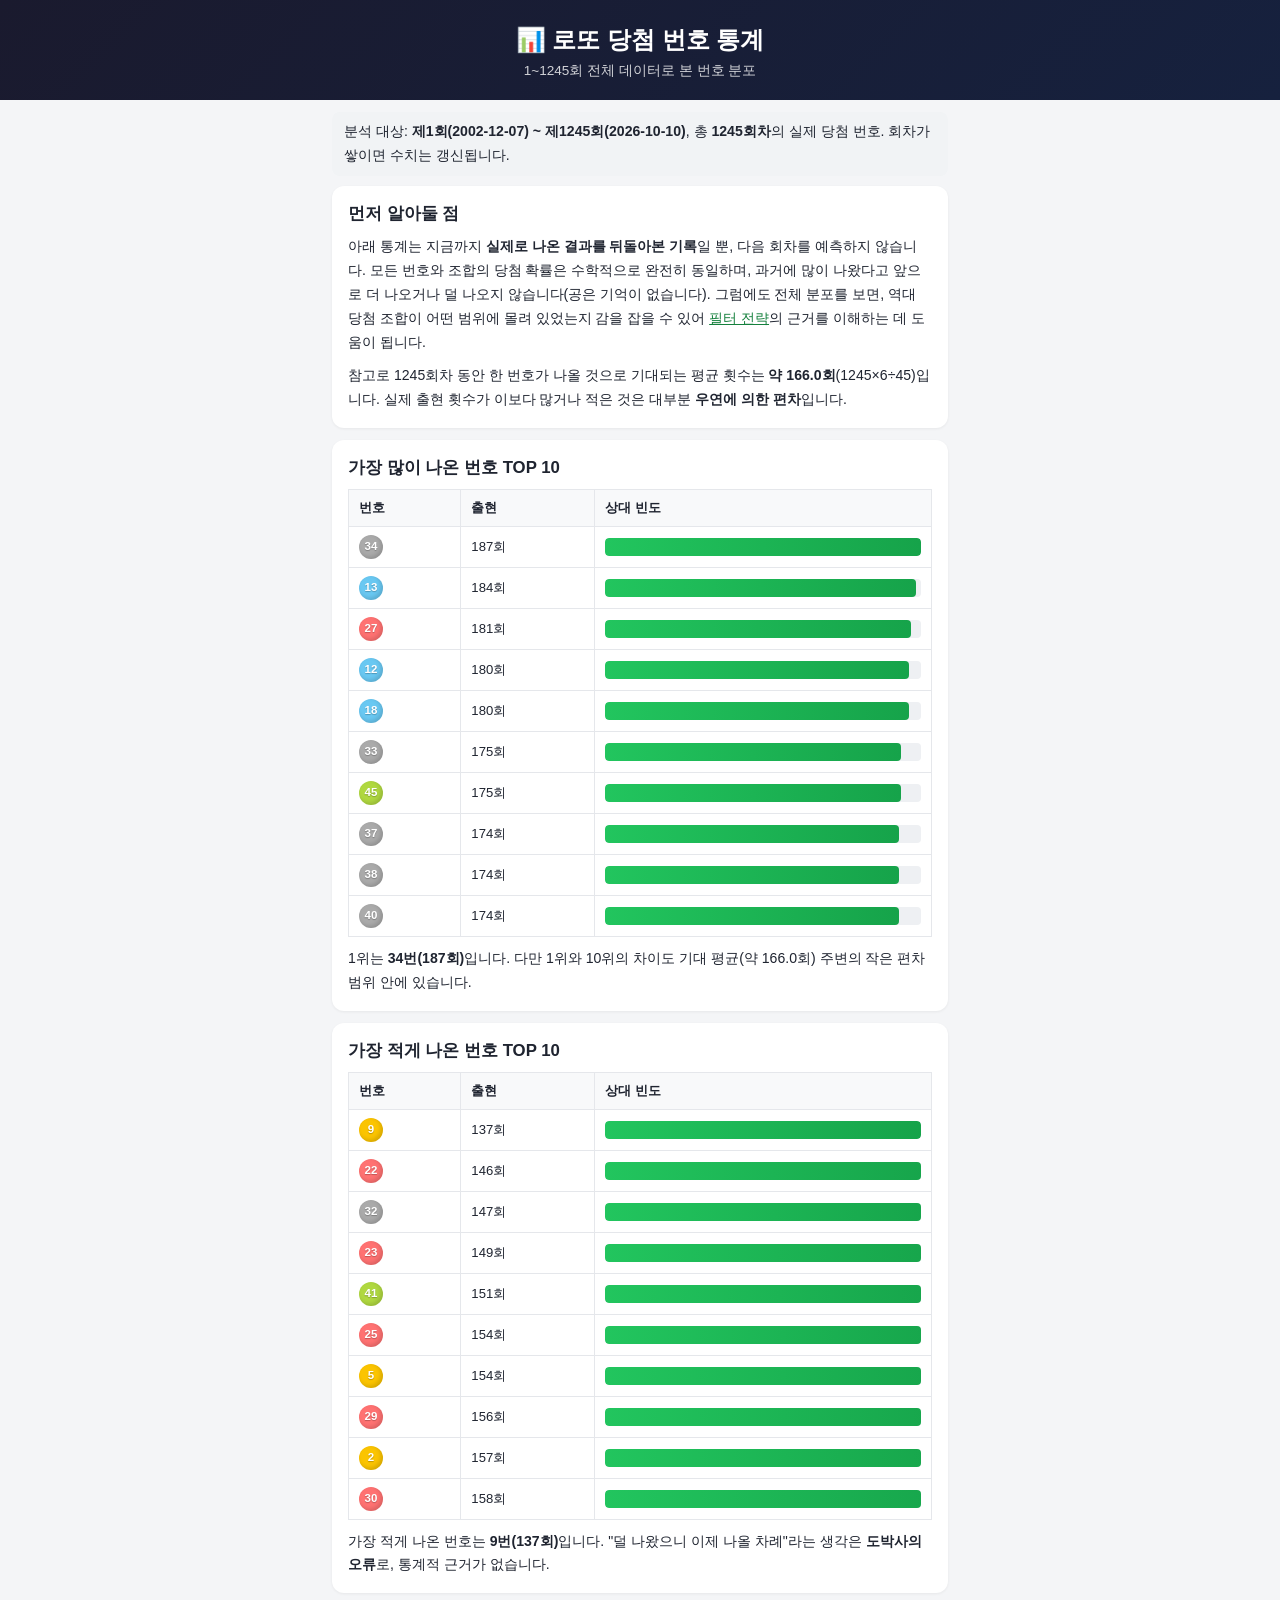
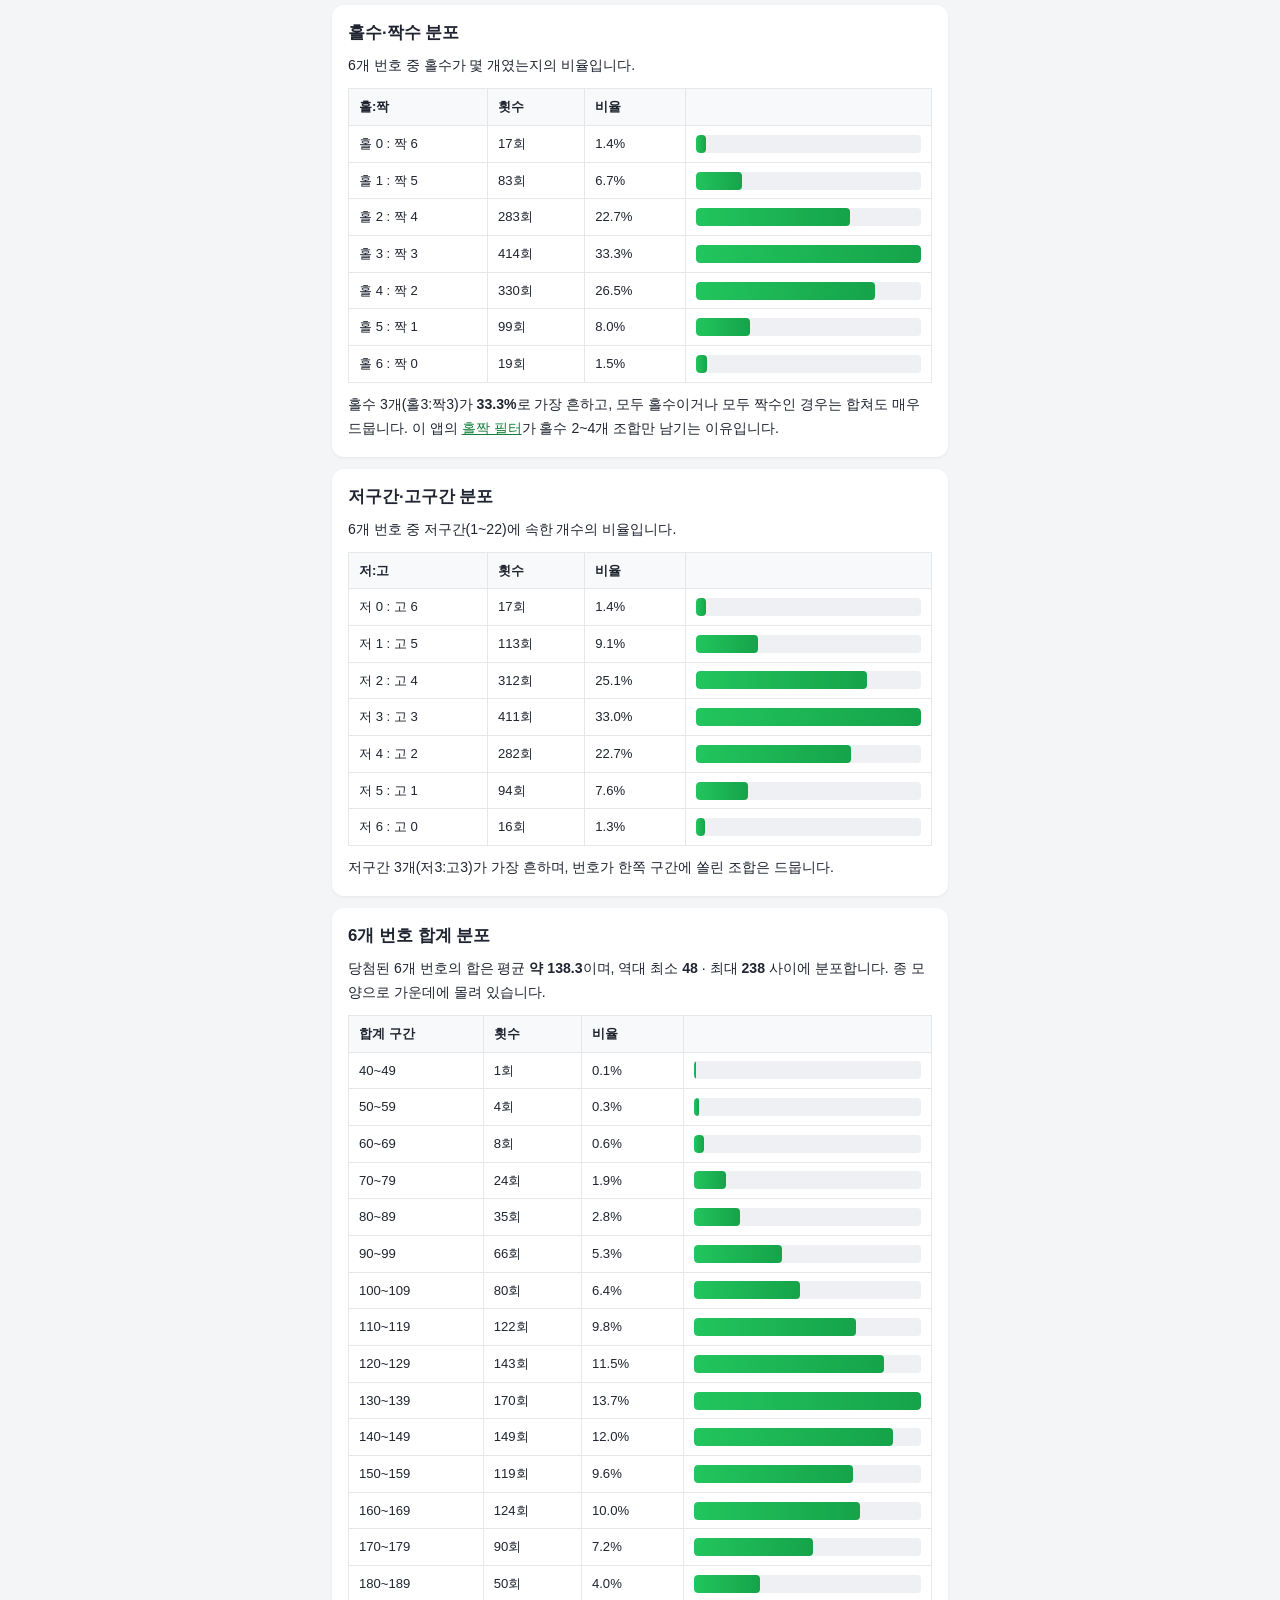
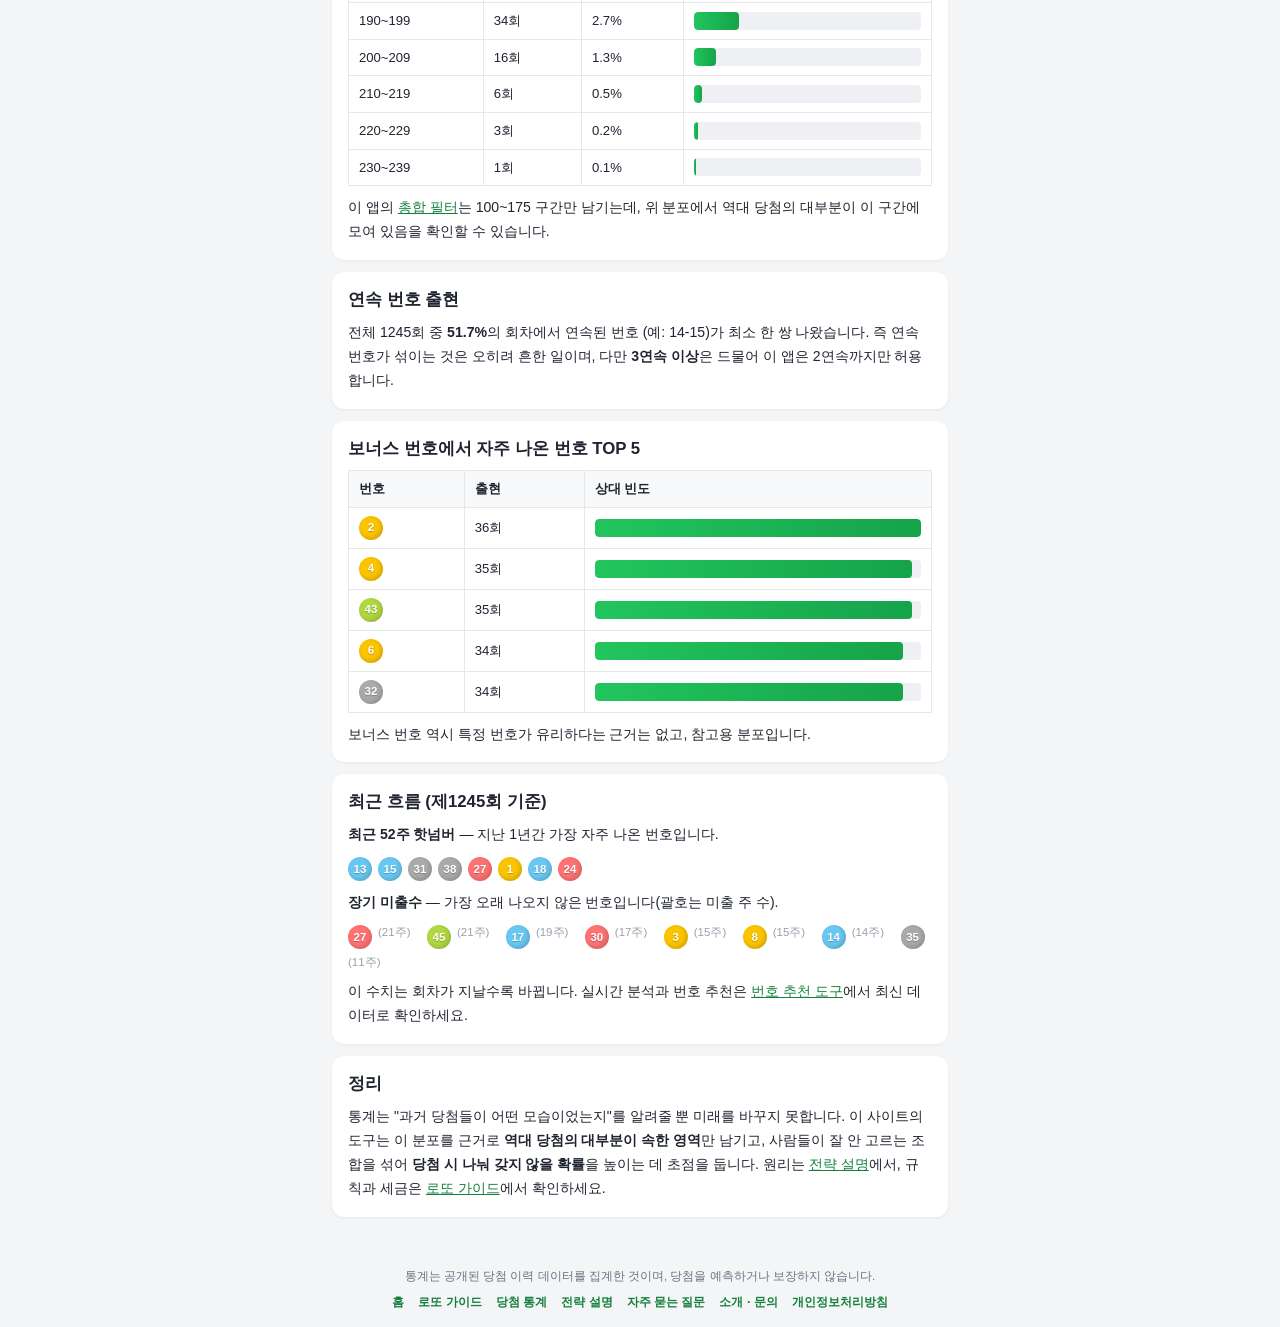
<file: stats.html>
<!DOCTYPE html>
<html lang="ko">
<head>
  <meta charset="UTF-8" />
  <meta name="viewport" content="width=device-width, initial-scale=1.0" />
  <meta name="description" content="로또 6/45 1~1245회(2002-12-07~2026-10-10) 전체 당첨 번호를 분석한 통계 — 번호별 출현 횟수, 홀짝·고저·합계 분포, 연속 번호, 보너스 번호, 최근 핫넘버와 장기 미출수까지" />
  <title>로또 당첨 번호 통계 분석 — 1~1245회 전체 데이터 | 로또 번호 추천</title>
  <link rel="icon" href="icon.svg" type="image/svg+xml" />
  <link rel="canonical" href="https://bimbim159-sketch.github.io/stats.html" />
  <link rel="stylesheet" href="style.css" />
  <script async src="https://pagead2.googlesyndication.com/pagead/js/adsbygoogle.js?client=ca-pub-2843757027982749"
    crossorigin="anonymous"></script>
</head>
<body>
  <header class="app-header">
    <h1>📊 로또 당첨 번호 통계</h1>
    <p class="subtitle">1~1245회 전체 데이터로 본 번호 분포</p>
  </header>

  <main class="article">
    <p class="updated-note">
      분석 대상: <strong>제1회(2002-12-07) ~ 제1245회(2026-10-10)</strong>,
      총 <strong>1245회차</strong>의 실제 당첨 번호. 회차가 쌓이면 수치는 갱신됩니다.
    </p>

    <section class="card">
      <h2>먼저 알아둘 점</h2>
      <p>
        아래 통계는 지금까지 <strong>실제로 나온 결과를 뒤돌아본 기록</strong>일 뿐,
        다음 회차를 예측하지 않습니다. 모든 번호와 조합의 당첨 확률은 수학적으로 완전히
        동일하며, 과거에 많이 나왔다고 앞으로 더 나오거나 덜 나오지 않습니다(공은 기억이
        없습니다). 그럼에도 전체 분포를 보면, 역대 당첨 조합이 어떤 범위에 몰려 있었는지
        감을 잡을 수 있어 <a href="strategy.html">필터 전략</a>의 근거를 이해하는 데
        도움이 됩니다.
      </p>
      <p>
        참고로 1245회차 동안 한 번호가 나올 것으로 기대되는 평균 횟수는
        <strong>약 166.0회</strong>(1245×6÷45)입니다. 실제 출현 횟수가 이보다
        많거나 적은 것은 대부분 <strong>우연에 의한 편차</strong>입니다.
      </p>
    </section>

    <section class="card">
      <h2>가장 많이 나온 번호 TOP 10</h2>
      <div class="table-wrap">
        <table>
          <thead><tr><th>번호</th><th>출현</th><th>상대 빈도</th></tr></thead>
          <tbody>
<tr><td><span class="nball c4">34</span></td><td>187회</td><td><div class="stat-bar"><div class="stat-fill" style="width:100.0%"></div></div></td></tr>
<tr><td><span class="nball c2">13</span></td><td>184회</td><td><div class="stat-bar"><div class="stat-fill" style="width:98.4%"></div></div></td></tr>
<tr><td><span class="nball c3">27</span></td><td>181회</td><td><div class="stat-bar"><div class="stat-fill" style="width:96.8%"></div></div></td></tr>
<tr><td><span class="nball c2">12</span></td><td>180회</td><td><div class="stat-bar"><div class="stat-fill" style="width:96.3%"></div></div></td></tr>
<tr><td><span class="nball c2">18</span></td><td>180회</td><td><div class="stat-bar"><div class="stat-fill" style="width:96.3%"></div></div></td></tr>
<tr><td><span class="nball c4">33</span></td><td>175회</td><td><div class="stat-bar"><div class="stat-fill" style="width:93.6%"></div></div></td></tr>
<tr><td><span class="nball c5">45</span></td><td>175회</td><td><div class="stat-bar"><div class="stat-fill" style="width:93.6%"></div></div></td></tr>
<tr><td><span class="nball c4">37</span></td><td>174회</td><td><div class="stat-bar"><div class="stat-fill" style="width:93.0%"></div></div></td></tr>
<tr><td><span class="nball c4">38</span></td><td>174회</td><td><div class="stat-bar"><div class="stat-fill" style="width:93.0%"></div></div></td></tr>
<tr><td><span class="nball c4">40</span></td><td>174회</td><td><div class="stat-bar"><div class="stat-fill" style="width:93.0%"></div></div></td></tr>
          </tbody>
        </table>
      </div>
      <p>
        1위는 <strong>34번(187회)</strong>입니다. 다만 1위와
        10위의 차이도 기대 평균(약 166.0회) 주변의 작은 편차 범위 안에 있습니다.
      </p>
    </section>

    <section class="card">
      <h2>가장 적게 나온 번호 TOP 10</h2>
      <div class="table-wrap">
        <table>
          <thead><tr><th>번호</th><th>출현</th><th>상대 빈도</th></tr></thead>
          <tbody>
<tr><td><span class="nball c1">9</span></td><td>137회</td><td><div class="stat-bar"><div class="stat-fill" style="width:100.0%"></div></div></td></tr>
<tr><td><span class="nball c3">22</span></td><td>146회</td><td><div class="stat-bar"><div class="stat-fill" style="width:106.6%"></div></div></td></tr>
<tr><td><span class="nball c4">32</span></td><td>147회</td><td><div class="stat-bar"><div class="stat-fill" style="width:107.3%"></div></div></td></tr>
<tr><td><span class="nball c3">23</span></td><td>149회</td><td><div class="stat-bar"><div class="stat-fill" style="width:108.8%"></div></div></td></tr>
<tr><td><span class="nball c5">41</span></td><td>151회</td><td><div class="stat-bar"><div class="stat-fill" style="width:110.2%"></div></div></td></tr>
<tr><td><span class="nball c3">25</span></td><td>154회</td><td><div class="stat-bar"><div class="stat-fill" style="width:112.4%"></div></div></td></tr>
<tr><td><span class="nball c1">5</span></td><td>154회</td><td><div class="stat-bar"><div class="stat-fill" style="width:112.4%"></div></div></td></tr>
<tr><td><span class="nball c3">29</span></td><td>156회</td><td><div class="stat-bar"><div class="stat-fill" style="width:113.9%"></div></div></td></tr>
<tr><td><span class="nball c1">2</span></td><td>157회</td><td><div class="stat-bar"><div class="stat-fill" style="width:114.6%"></div></div></td></tr>
<tr><td><span class="nball c3">30</span></td><td>158회</td><td><div class="stat-bar"><div class="stat-fill" style="width:115.3%"></div></div></td></tr>
          </tbody>
        </table>
      </div>
      <p>
        가장 적게 나온 번호는 <strong>9번(137회)</strong>입니다.
        "덜 나왔으니 이제 나올 차례"라는 생각은 <strong>도박사의 오류</strong>로, 통계적
        근거가 없습니다.
      </p>
    </section>

    <section class="card">
      <h2>홀수·짝수 분포</h2>
      <p>6개 번호 중 홀수가 몇 개였는지의 비율입니다.</p>
      <div class="table-wrap">
        <table>
          <thead><tr><th>홀:짝</th><th>횟수</th><th>비율</th><th></th></tr></thead>
          <tbody>
<tr><td>홀 0 : 짝 6</td><td>17회</td><td>1.4%</td><td><div class="stat-bar"><div class="stat-fill" style="width:4.2%"></div></div></td></tr>
<tr><td>홀 1 : 짝 5</td><td>83회</td><td>6.7%</td><td><div class="stat-bar"><div class="stat-fill" style="width:20.1%"></div></div></td></tr>
<tr><td>홀 2 : 짝 4</td><td>283회</td><td>22.7%</td><td><div class="stat-bar"><div class="stat-fill" style="width:68.2%"></div></div></td></tr>
<tr><td>홀 3 : 짝 3</td><td>414회</td><td>33.3%</td><td><div class="stat-bar"><div class="stat-fill" style="width:100.0%"></div></div></td></tr>
<tr><td>홀 4 : 짝 2</td><td>330회</td><td>26.5%</td><td><div class="stat-bar"><div class="stat-fill" style="width:79.6%"></div></div></td></tr>
<tr><td>홀 5 : 짝 1</td><td>99회</td><td>8.0%</td><td><div class="stat-bar"><div class="stat-fill" style="width:24.0%"></div></div></td></tr>
<tr><td>홀 6 : 짝 0</td><td>19회</td><td>1.5%</td><td><div class="stat-bar"><div class="stat-fill" style="width:4.5%"></div></div></td></tr>
          </tbody>
        </table>
      </div>
      <p>
        홀수 3개(홀3:짝3)가 <strong>33.3%</strong>로 가장 흔하고,
        모두 홀수이거나 모두 짝수인 경우는 합쳐도 매우 드뭅니다. 이 앱의
        <a href="strategy.html">홀짝 필터</a>가 홀수 2~4개 조합만 남기는 이유입니다.
      </p>
    </section>

    <section class="card">
      <h2>저구간·고구간 분포</h2>
      <p>6개 번호 중 저구간(1~22)에 속한 개수의 비율입니다.</p>
      <div class="table-wrap">
        <table>
          <thead><tr><th>저:고</th><th>횟수</th><th>비율</th><th></th></tr></thead>
          <tbody>
<tr><td>저 0 : 고 6</td><td>17회</td><td>1.4%</td><td><div class="stat-bar"><div class="stat-fill" style="width:4.2%"></div></div></td></tr>
<tr><td>저 1 : 고 5</td><td>113회</td><td>9.1%</td><td><div class="stat-bar"><div class="stat-fill" style="width:27.6%"></div></div></td></tr>
<tr><td>저 2 : 고 4</td><td>312회</td><td>25.1%</td><td><div class="stat-bar"><div class="stat-fill" style="width:76.1%"></div></div></td></tr>
<tr><td>저 3 : 고 3</td><td>411회</td><td>33.0%</td><td><div class="stat-bar"><div class="stat-fill" style="width:100.0%"></div></div></td></tr>
<tr><td>저 4 : 고 2</td><td>282회</td><td>22.7%</td><td><div class="stat-bar"><div class="stat-fill" style="width:68.8%"></div></div></td></tr>
<tr><td>저 5 : 고 1</td><td>94회</td><td>7.6%</td><td><div class="stat-bar"><div class="stat-fill" style="width:23.0%"></div></div></td></tr>
<tr><td>저 6 : 고 0</td><td>16회</td><td>1.3%</td><td><div class="stat-bar"><div class="stat-fill" style="width:3.9%"></div></div></td></tr>
          </tbody>
        </table>
      </div>
      <p>저구간 3개(저3:고3)가 가장 흔하며, 번호가 한쪽 구간에 쏠린 조합은 드뭅니다.</p>
    </section>

    <section class="card">
      <h2>6개 번호 합계 분포</h2>
      <p>
        당첨된 6개 번호의 합은 평균 <strong>약 138.3</strong>이며,
        역대 최소 <strong>48</strong> · 최대 <strong>238</strong> 사이에
        분포합니다. 종 모양으로 가운데에 몰려 있습니다.
      </p>
      <div class="table-wrap">
        <table>
          <thead><tr><th>합계 구간</th><th>횟수</th><th>비율</th><th></th></tr></thead>
          <tbody>
<tr><td>40~49</td><td>1회</td><td>0.1%</td><td><div class="stat-bar"><div class="stat-fill" style="width:0.7%"></div></div></td></tr>
<tr><td>50~59</td><td>4회</td><td>0.3%</td><td><div class="stat-bar"><div class="stat-fill" style="width:2.2%"></div></div></td></tr>
<tr><td>60~69</td><td>8회</td><td>0.6%</td><td><div class="stat-bar"><div class="stat-fill" style="width:4.4%"></div></div></td></tr>
<tr><td>70~79</td><td>24회</td><td>1.9%</td><td><div class="stat-bar"><div class="stat-fill" style="width:13.9%"></div></div></td></tr>
<tr><td>80~89</td><td>35회</td><td>2.8%</td><td><div class="stat-bar"><div class="stat-fill" style="width:20.4%"></div></div></td></tr>
<tr><td>90~99</td><td>66회</td><td>5.3%</td><td><div class="stat-bar"><div class="stat-fill" style="width:38.7%"></div></div></td></tr>
<tr><td>100~109</td><td>80회</td><td>6.4%</td><td><div class="stat-bar"><div class="stat-fill" style="width:46.7%"></div></div></td></tr>
<tr><td>110~119</td><td>122회</td><td>9.8%</td><td><div class="stat-bar"><div class="stat-fill" style="width:71.5%"></div></div></td></tr>
<tr><td>120~129</td><td>143회</td><td>11.5%</td><td><div class="stat-bar"><div class="stat-fill" style="width:83.9%"></div></div></td></tr>
<tr><td>130~139</td><td>170회</td><td>13.7%</td><td><div class="stat-bar"><div class="stat-fill" style="width:100.0%"></div></div></td></tr>
<tr><td>140~149</td><td>149회</td><td>12.0%</td><td><div class="stat-bar"><div class="stat-fill" style="width:87.6%"></div></div></td></tr>
<tr><td>150~159</td><td>119회</td><td>9.6%</td><td><div class="stat-bar"><div class="stat-fill" style="width:70.1%"></div></div></td></tr>
<tr><td>160~169</td><td>124회</td><td>10.0%</td><td><div class="stat-bar"><div class="stat-fill" style="width:73.0%"></div></div></td></tr>
<tr><td>170~179</td><td>90회</td><td>7.2%</td><td><div class="stat-bar"><div class="stat-fill" style="width:52.6%"></div></div></td></tr>
<tr><td>180~189</td><td>50회</td><td>4.0%</td><td><div class="stat-bar"><div class="stat-fill" style="width:29.2%"></div></div></td></tr>
<tr><td>190~199</td><td>34회</td><td>2.7%</td><td><div class="stat-bar"><div class="stat-fill" style="width:19.7%"></div></div></td></tr>
<tr><td>200~209</td><td>16회</td><td>1.3%</td><td><div class="stat-bar"><div class="stat-fill" style="width:9.5%"></div></div></td></tr>
<tr><td>210~219</td><td>6회</td><td>0.5%</td><td><div class="stat-bar"><div class="stat-fill" style="width:3.6%"></div></div></td></tr>
<tr><td>220~229</td><td>3회</td><td>0.2%</td><td><div class="stat-bar"><div class="stat-fill" style="width:1.5%"></div></div></td></tr>
<tr><td>230~239</td><td>1회</td><td>0.1%</td><td><div class="stat-bar"><div class="stat-fill" style="width:0.7%"></div></div></td></tr>
          </tbody>
        </table>
      </div>
      <p>
        이 앱의 <a href="strategy.html">총합 필터</a>는 100~175 구간만 남기는데, 위 분포에서
        역대 당첨의 대부분이 이 구간에 모여 있음을 확인할 수 있습니다.
      </p>
    </section>

    <section class="card">
      <h2>연속 번호 출현</h2>
      <p>
        전체 1245회 중 <strong>51.7%</strong>의 회차에서 연속된 번호
        (예: 14-15)가 최소 한 쌍 나왔습니다. 즉 연속 번호가 섞이는 것은 오히려 흔한
        일이며, 다만 <strong>3연속 이상</strong>은 드물어 이 앱은 2연속까지만 허용합니다.
      </p>
    </section>

    <section class="card">
      <h2>보너스 번호에서 자주 나온 번호 TOP 5</h2>
      <div class="table-wrap">
        <table>
          <thead><tr><th>번호</th><th>출현</th><th>상대 빈도</th></tr></thead>
          <tbody>
<tr><td><span class="nball c1">2</span></td><td>36회</td><td><div class="stat-bar"><div class="stat-fill" style="width:100.0%"></div></div></td></tr>
<tr><td><span class="nball c1">4</span></td><td>35회</td><td><div class="stat-bar"><div class="stat-fill" style="width:97.2%"></div></div></td></tr>
<tr><td><span class="nball c5">43</span></td><td>35회</td><td><div class="stat-bar"><div class="stat-fill" style="width:97.2%"></div></div></td></tr>
<tr><td><span class="nball c1">6</span></td><td>34회</td><td><div class="stat-bar"><div class="stat-fill" style="width:94.4%"></div></div></td></tr>
<tr><td><span class="nball c4">32</span></td><td>34회</td><td><div class="stat-bar"><div class="stat-fill" style="width:94.4%"></div></div></td></tr>
          </tbody>
        </table>
      </div>
      <p>보너스 번호 역시 특정 번호가 유리하다는 근거는 없고, 참고용 분포입니다.</p>
    </section>

    <section class="card">
      <h2>최근 흐름 (제1245회 기준)</h2>
      <p><strong>최근 52주 핫넘버</strong> — 지난 1년간 가장 자주 나온 번호입니다.</p>
      <div class="nball-row">
        <span class="nball c2">13</span> <span class="nball c2">15</span> <span class="nball c4">31</span> <span class="nball c4">38</span> <span class="nball c3">27</span> <span class="nball c1">1</span> <span class="nball c2">18</span> <span class="nball c3">24</span>
      </div>
      <p><strong>장기 미출수</strong> — 가장 오래 나오지 않은 번호입니다(괄호는 미출 주 수).</p>
      <div class="nball-row">
        <span class="nball c3">27</span><small style="color:#9aa1ab;font-size:0.72rem;">(21주)</small> &nbsp; <span class="nball c5">45</span><small style="color:#9aa1ab;font-size:0.72rem;">(21주)</small> &nbsp; <span class="nball c2">17</span><small style="color:#9aa1ab;font-size:0.72rem;">(19주)</small> &nbsp; <span class="nball c3">30</span><small style="color:#9aa1ab;font-size:0.72rem;">(17주)</small> &nbsp; <span class="nball c1">3</span><small style="color:#9aa1ab;font-size:0.72rem;">(15주)</small> &nbsp; <span class="nball c1">8</span><small style="color:#9aa1ab;font-size:0.72rem;">(15주)</small> &nbsp; <span class="nball c2">14</span><small style="color:#9aa1ab;font-size:0.72rem;">(14주)</small> &nbsp; <span class="nball c4">35</span><small style="color:#9aa1ab;font-size:0.72rem;">(11주)</small>
      </div>
      <p>
        이 수치는 회차가 지날수록 바뀝니다. 실시간 분석과 번호 추천은
        <a href="./">번호 추천 도구</a>에서 최신 데이터로 확인하세요.
      </p>
    </section>

    <section class="card">
      <h2>정리</h2>
      <p>
        통계는 "과거 당첨들이 어떤 모습이었는지"를 알려줄 뿐 미래를 바꾸지 못합니다.
        이 사이트의 도구는 이 분포를 근거로 <strong>역대 당첨의 대부분이 속한 영역</strong>만
        남기고, 사람들이 잘 안 고르는 조합을 섞어 <strong>당첨 시 나눠 갖지 않을 확률</strong>을
        높이는 데 초점을 둡니다. 원리는 <a href="strategy.html">전략 설명</a>에서,
        규칙과 세금은 <a href="guide.html">로또 가이드</a>에서 확인하세요.
      </p>
    </section>
  </main>

  <footer class="app-footer">
    <p>통계는 공개된 당첨 이력 데이터를 집계한 것이며, 당첨을 예측하거나 보장하지 않습니다.</p>
    <nav class="site-nav">
      <a href="./">홈</a>
      <a href="guide.html">로또 가이드</a>
      <a href="stats.html">당첨 통계</a>
      <a href="strategy.html">전략 설명</a>
      <a href="faq.html">자주 묻는 질문</a>
      <a href="about.html">소개 · 문의</a>
      <a href="privacy.html">개인정보처리방침</a>
    </nav>
  </footer>
</body>
</html>
</file>
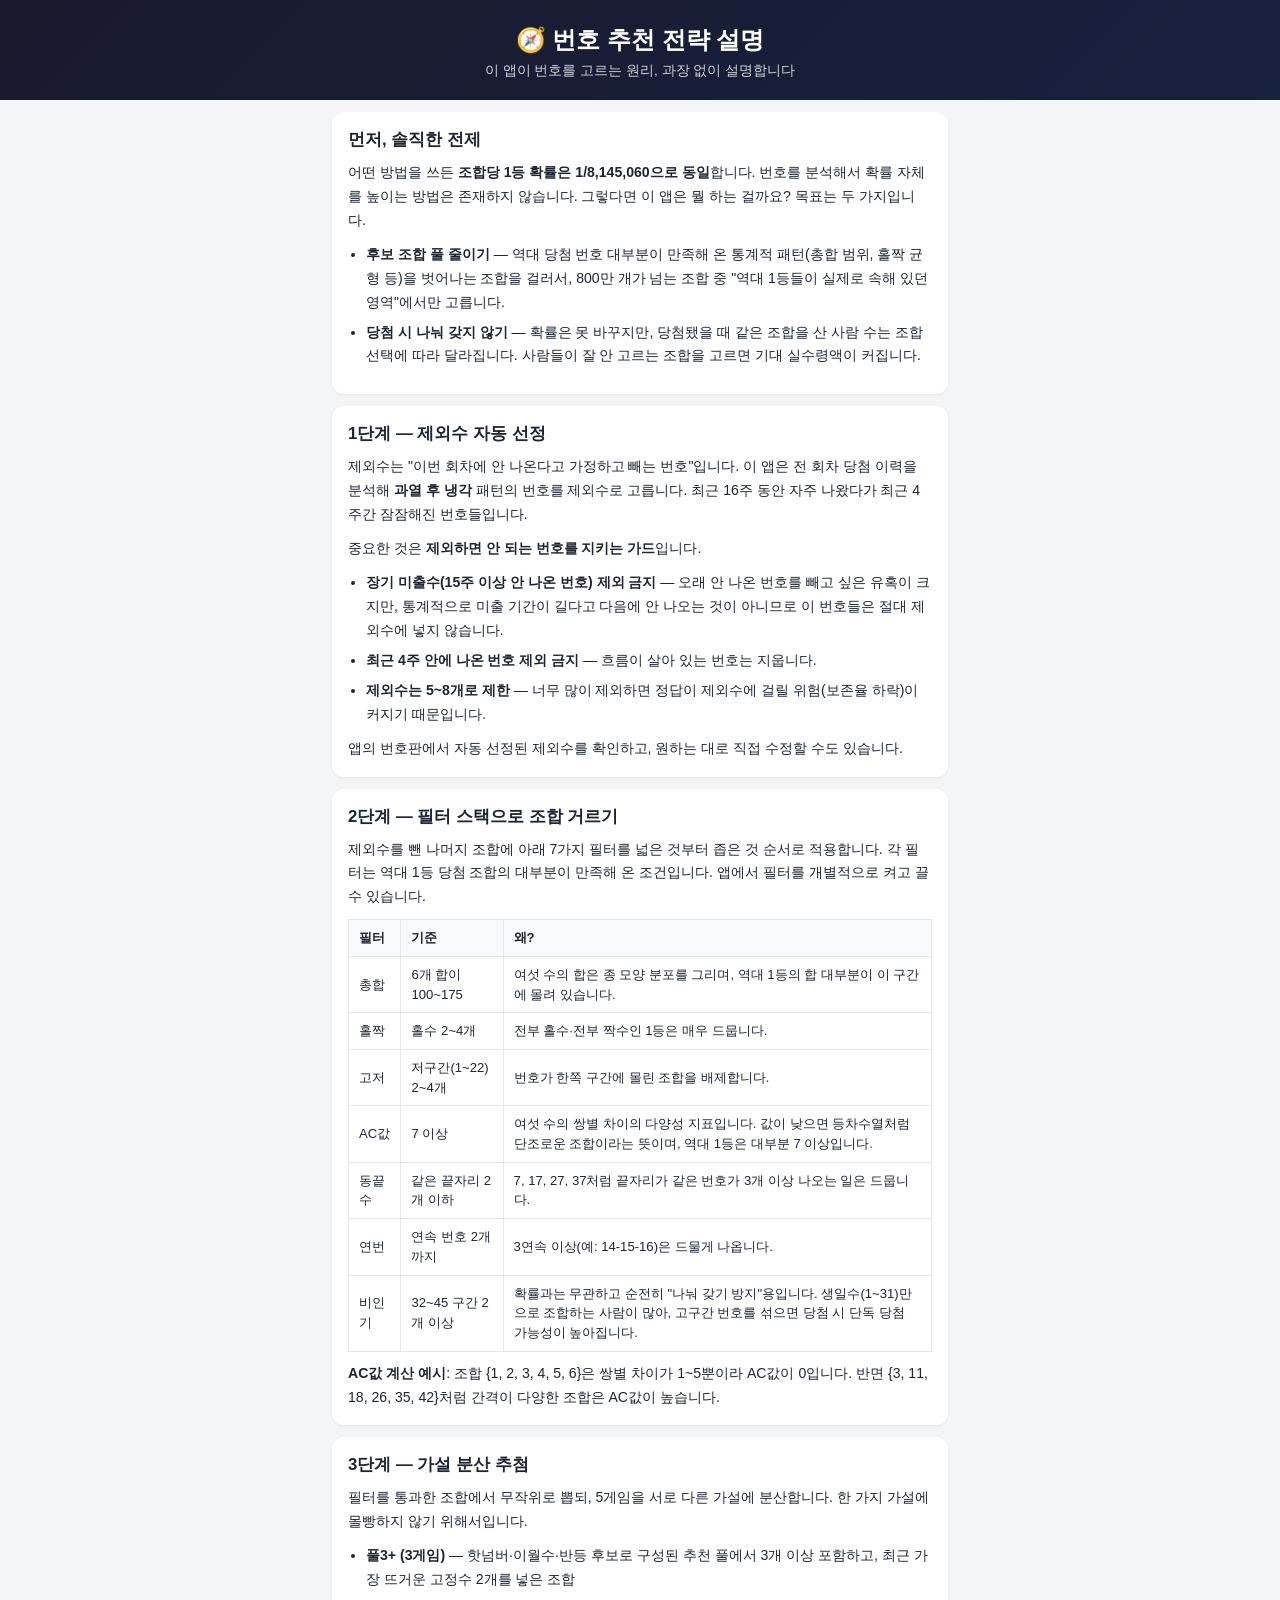
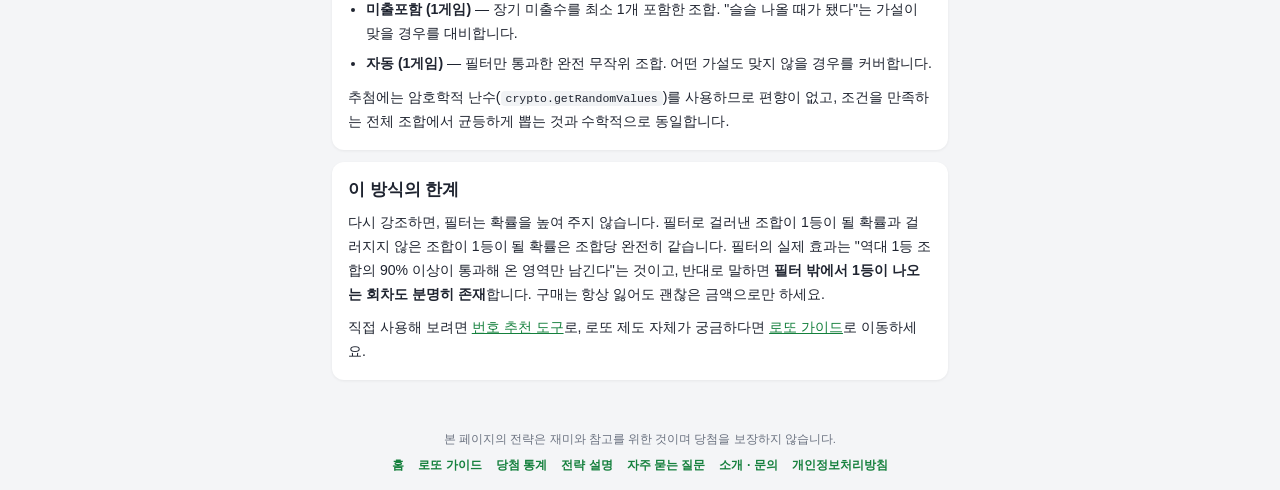
<file: strategy.html>
<!DOCTYPE html>
<html lang="ko">
<head>
  <meta charset="UTF-8" />
  <meta name="viewport" content="width=device-width, initial-scale=1.0" />
  <meta name="description" content="제외수, 총합·홀짝·고저 필터, AC값, 비인기 조합까지 — 이 앱이 로또 번호를 고르는 원리를 솔직하게 설명합니다" />
  <title>번호 추천 전략 설명 — 제외수와 필터의 원리 | 로또 번호 추천</title>
  <link rel="icon" href="icon.svg" type="image/svg+xml" />
  <link rel="canonical" href="https://bimbim159-sketch.github.io/strategy.html" />
  <link rel="stylesheet" href="style.css" />
  <script async src="https://pagead2.googlesyndication.com/pagead/js/adsbygoogle.js?client=ca-pub-2843757027982749"
    crossorigin="anonymous"></script>
</head>
<body>
  <header class="app-header">
    <h1>🧭 번호 추천 전략 설명</h1>
    <p class="subtitle">이 앱이 번호를 고르는 원리, 과장 없이 설명합니다</p>
  </header>

  <main class="article">
    <section class="card">
      <h2>먼저, 솔직한 전제</h2>
      <p>
        어떤 방법을 쓰든 <strong>조합당 1등 확률은 1/8,145,060으로 동일</strong>합니다.
        번호를 분석해서 확률 자체를 높이는 방법은 존재하지 않습니다. 그렇다면 이 앱은 뭘
        하는 걸까요? 목표는 두 가지입니다.
      </p>
      <ul>
        <li><strong>후보 조합 풀 줄이기</strong> — 역대 당첨 번호 대부분이 만족해 온
          통계적 패턴(총합 범위, 홀짝 균형 등)을 벗어나는 조합을 걸러서, 800만 개가 넘는
          조합 중 "역대 1등들이 실제로 속해 있던 영역"에서만 고릅니다.</li>
        <li><strong>당첨 시 나눠 갖지 않기</strong> — 확률은 못 바꾸지만, 당첨됐을 때
          같은 조합을 산 사람 수는 조합 선택에 따라 달라집니다. 사람들이 잘 안 고르는
          조합을 고르면 기대 실수령액이 커집니다.</li>
      </ul>
    </section>

    <section class="card">
      <h2>1단계 — 제외수 자동 선정</h2>
      <p>
        제외수는 "이번 회차에 안 나온다고 가정하고 빼는 번호"입니다. 이 앱은 전 회차 당첨
        이력을 분석해 <strong>과열 후 냉각</strong> 패턴의 번호를 제외수로 고릅니다. 최근
        16주 동안 자주 나왔다가 최근 4주간 잠잠해진 번호들입니다.
      </p>
      <p>중요한 것은 <strong>제외하면 안 되는 번호를 지키는 가드</strong>입니다.</p>
      <ul>
        <li><strong>장기 미출수(15주 이상 안 나온 번호) 제외 금지</strong> — 오래 안 나온
          번호를 빼고 싶은 유혹이 크지만, 통계적으로 미출 기간이 길다고 다음에 안 나오는
          것이 아니므로 이 번호들은 절대 제외수에 넣지 않습니다.</li>
        <li><strong>최근 4주 안에 나온 번호 제외 금지</strong> — 흐름이 살아 있는 번호는
          지웁니다.</li>
        <li><strong>제외수는 5~8개로 제한</strong> — 너무 많이 제외하면 정답이 제외수에
          걸릴 위험(보존율 하락)이 커지기 때문입니다.</li>
      </ul>
      <p>
        앱의 번호판에서 자동 선정된 제외수를 확인하고, 원하는 대로 직접 수정할 수도
        있습니다.
      </p>
    </section>

    <section class="card">
      <h2>2단계 — 필터 스택으로 조합 거르기</h2>
      <p>
        제외수를 뺀 나머지 조합에 아래 7가지 필터를 넓은 것부터 좁은 것 순서로 적용합니다.
        각 필터는 역대 1등 당첨 조합의 대부분이 만족해 온 조건입니다. 앱에서 필터를
        개별적으로 켜고 끌 수 있습니다.
      </p>
      <div class="table-wrap">
        <table>
          <thead>
            <tr><th>필터</th><th>기준</th><th>왜?</th></tr>
          </thead>
          <tbody>
            <tr><td>총합</td><td>6개 합이 100~175</td><td>여섯 수의 합은 종 모양 분포를 그리며, 역대 1등의 합 대부분이 이 구간에 몰려 있습니다.</td></tr>
            <tr><td>홀짝</td><td>홀수 2~4개</td><td>전부 홀수·전부 짝수인 1등은 매우 드뭅니다.</td></tr>
            <tr><td>고저</td><td>저구간(1~22) 2~4개</td><td>번호가 한쪽 구간에 몰린 조합을 배제합니다.</td></tr>
            <tr><td>AC값</td><td>7 이상</td><td>여섯 수의 쌍별 차이의 다양성 지표입니다. 값이 낮으면 등차수열처럼 단조로운 조합이라는 뜻이며, 역대 1등은 대부분 7 이상입니다.</td></tr>
            <tr><td>동끝수</td><td>같은 끝자리 2개 이하</td><td>7, 17, 27, 37처럼 끝자리가 같은 번호가 3개 이상 나오는 일은 드뭅니다.</td></tr>
            <tr><td>연번</td><td>연속 번호 2개까지</td><td>3연속 이상(예: 14-15-16)은 드물게 나옵니다.</td></tr>
            <tr><td>비인기</td><td>32~45 구간 2개 이상</td><td>확률과는 무관하고 순전히 "나눠 갖기 방지"용입니다. 생일수(1~31)만으로 조합하는 사람이 많아, 고구간 번호를 섞으면 당첨 시 단독 당첨 가능성이 높아집니다.</td></tr>
          </tbody>
        </table>
      </div>
      <p>
        <strong>AC값 계산 예시</strong>: 조합 {1, 2, 3, 4, 5, 6}은 쌍별 차이가
        1~5뿐이라 AC값이 0입니다. 반면 {3, 11, 18, 26, 35, 42}처럼 간격이 다양한 조합은
        AC값이 높습니다.
      </p>
    </section>

    <section class="card">
      <h2>3단계 — 가설 분산 추첨</h2>
      <p>
        필터를 통과한 조합에서 무작위로 뽑되, 5게임을 서로 다른 가설에 분산합니다.
        한 가지 가설에 몰빵하지 않기 위해서입니다.
      </p>
      <ul>
        <li><strong>풀3+ (3게임)</strong> — 핫넘버·이월수·반등 후보로 구성된 추천 풀에서
          3개 이상 포함하고, 최근 가장 뜨거운 고정수 2개를 넣은 조합</li>
        <li><strong>미출포함 (1게임)</strong> — 장기 미출수를 최소 1개 포함한 조합.
          "슬슬 나올 때가 됐다"는 가설이 맞을 경우를 대비합니다.</li>
        <li><strong>자동 (1게임)</strong> — 필터만 통과한 완전 무작위 조합. 어떤 가설도
          맞지 않을 경우를 커버합니다.</li>
      </ul>
      <p>
        추첨에는 암호학적 난수(<code>crypto.getRandomValues</code>)를 사용하므로 편향이
        없고, 조건을 만족하는 전체 조합에서 균등하게 뽑는 것과 수학적으로 동일합니다.
      </p>
    </section>

    <section class="card">
      <h2>이 방식의 한계</h2>
      <p>
        다시 강조하면, 필터는 확률을 높여 주지 않습니다. 필터로 걸러낸 조합이 1등이 될
        확률과 걸러지지 않은 조합이 1등이 될 확률은 조합당 완전히 같습니다. 필터의 실제
        효과는 "역대 1등 조합의 90% 이상이 통과해 온 영역만 남긴다"는 것이고, 반대로
        말하면 <strong>필터 밖에서 1등이 나오는 회차도 분명히 존재</strong>합니다.
        구매는 항상 잃어도 괜찮은 금액으로만 하세요.
      </p>
      <p>
        직접 사용해 보려면 <a href="./">번호 추천 도구</a>로, 로또 제도 자체가 궁금하다면
        <a href="guide.html">로또 가이드</a>로 이동하세요.
      </p>
    </section>
  </main>

  <footer class="app-footer">
    <p>본 페이지의 전략은 재미와 참고를 위한 것이며 당첨을 보장하지 않습니다.</p>
    <nav class="site-nav">
      <a href="./">홈</a>
      <a href="guide.html">로또 가이드</a>
      <a href="stats.html">당첨 통계</a>
      <a href="strategy.html">전략 설명</a>
      <a href="faq.html">자주 묻는 질문</a>
      <a href="about.html">소개 · 문의</a>
      <a href="privacy.html">개인정보처리방침</a>
    </nav>
  </footer>
</body>
</html>
</file>
<file: style.css>
* {
  margin: 0;
  padding: 0;
  box-sizing: border-box;
}

:root {
  --bg: #f4f5f7;
  --card: #ffffff;
  --text: #1f2430;
  --text-sub: #6b7280;
  --primary: #16a34a;
  --primary-dark: #15803d;
  --border: #e5e7eb;
  --excluded: #d1d5db;
  /* 실제 로또 공 색상 */
  --ball-1: #fbc400;  /* 1-10 노랑 */
  --ball-2: #69c8f2;  /* 11-20 파랑 */
  --ball-3: #ff7272;  /* 21-30 빨강 */
  --ball-4: #aaa;     /* 31-40 회색 */
  --ball-5: #b0d840;  /* 41-45 초록 */
}

body {
  font-family: "Pretendard", -apple-system, BlinkMacSystemFont, "Apple SD Gothic Neo",
    "Malgun Gothic", sans-serif;
  background: var(--bg);
  color: var(--text);
  min-height: 100vh;
}

.app-header {
  background: linear-gradient(135deg, #1a1a2e 0%, #16213e 100%);
  color: #fff;
  text-align: center;
  padding: 24px 16px 20px;
}

.app-header h1 {
  font-size: 1.5rem;
}

.subtitle {
  margin-top: 6px;
  font-size: 0.85rem;
  opacity: 0.8;
}

main {
  max-width: 480px;
  margin: 0 auto;
  padding: 12px 12px 24px;
}

/* 광고 배너 */
.ad-banner {
  display: flex;
  align-items: center;
  justify-content: center;
  min-height: 60px;
  margin: 12px 0;
  background: #eceef1;
  border: 1px dashed #c4c9d0;
  border-radius: 8px;
  overflow: hidden;
}

.ad-placeholder {
  color: #9aa1ab;
  font-size: 0.8rem;
}

/* 카드 */
.card {
  background: var(--card);
  border-radius: 12px;
  padding: 16px;
  margin-bottom: 12px;
  box-shadow: 0 1px 3px rgba(0, 0, 0, 0.06);
}

.section-title {
  display: flex;
  align-items: center;
  justify-content: space-between;
  margin-bottom: 8px;
}

.section-title h2 {
  font-size: 1.05rem;
}

.excluded-count {
  font-size: 0.8rem;
  color: var(--primary-dark);
  font-weight: 600;
}

.hint {
  font-size: 0.8rem;
  color: var(--text-sub);
  margin-bottom: 12px;
  line-height: 1.5;
}

.hint em {
  font-style: normal;
  color: var(--primary-dark);
  font-weight: 600;
}

/* 자동 분석 */
.data-status {
  font-size: 0.75rem;
  color: var(--text-sub);
}

.analysis-row {
  display: flex;
  align-items: center;
  gap: 10px;
  padding: 7px 0;
  border-bottom: 1px solid var(--border);
}

.analysis-row:last-child {
  border-bottom: none;
}

.analysis-label {
  font-size: 0.8rem;
  font-weight: 600;
  color: var(--text-sub);
  width: 108px;
  flex-shrink: 0;
  line-height: 1.3;
}

.analysis-label small {
  display: block;
  font-weight: 400;
  font-size: 0.68rem;
  color: #9aa1ab;
}

.analysis-value {
  display: flex;
  flex-wrap: wrap;
  gap: 4px;
  align-items: center;
  font-size: 0.85rem;
}

.analysis-value .none {
  color: #9aa1ab;
  font-size: 0.8rem;
}

.ball.mini {
  width: 26px;
  height: 26px;
  font-size: 0.72rem;
  animation: none;
}

.pool-details {
  margin-top: 10px;
}

.pool-details summary {
  font-size: 0.8rem;
  color: var(--primary-dark);
  cursor: pointer;
  font-weight: 600;
}

.pool-list {
  list-style: none;
  margin-top: 8px;
}

.pool-list li {
  display: flex;
  align-items: center;
  gap: 8px;
  padding: 4px 0;
}

.pool-reason {
  font-size: 0.78rem;
  color: var(--text-sub);
}

/* 필터 조건 */
.filter-list {
  margin-bottom: 12px;
}

.filter-item {
  display: flex;
  align-items: flex-start;
  gap: 10px;
  padding: 9px 0;
  border-bottom: 1px solid var(--border);
  cursor: pointer;
  -webkit-tap-highlight-color: transparent;
}

.filter-item:last-child {
  border-bottom: none;
}

.filter-item input {
  width: 18px;
  height: 18px;
  margin-top: 2px;
  accent-color: var(--primary);
  flex-shrink: 0;
  cursor: pointer;
}

.filter-text {
  display: flex;
  flex-direction: column;
  gap: 1px;
}

.filter-text strong {
  font-size: 0.88rem;
  font-weight: 600;
}

.filter-text small {
  font-size: 0.74rem;
  color: var(--text-sub);
}

.filter-item input:not(:checked) + .filter-text strong {
  color: #9aa1ab;
  font-weight: 500;
}

/* 번호판 */
.number-grid {
  display: grid;
  grid-template-columns: repeat(7, 1fr);
  gap: 8px;
  margin-bottom: 12px;
}

.num-btn {
  aspect-ratio: 1;
  border-radius: 50%;
  border: 2px solid var(--border);
  background: #fff;
  font-size: 0.95rem;
  font-weight: 600;
  color: var(--text);
  cursor: pointer;
  transition: transform 0.1s, background 0.15s, color 0.15s;
  -webkit-tap-highlight-color: transparent;
}

.num-btn:active {
  transform: scale(0.92);
}

.num-btn.excluded {
  background: var(--excluded);
  border-color: var(--excluded);
  color: #6b7280;
  text-decoration: line-through;
}

.num-btn.excluded.auto {
  background: #fde8e8;
  border-color: #f8b4b4;
  color: #c81e1e;
}

.num-btn.cold {
  position: relative;
}

.num-btn.cold::after {
  content: "";
  position: absolute;
  bottom: 3px;
  left: 50%;
  transform: translateX(-50%);
  width: 5px;
  height: 5px;
  border-radius: 50%;
  background: #3b82f6;
}

/* 버튼 */
.btn {
  display: block;
  width: 100%;
  padding: 14px;
  border: none;
  border-radius: 10px;
  font-size: 1rem;
  font-weight: 700;
  cursor: pointer;
  -webkit-tap-highlight-color: transparent;
}

.btn-primary {
  background: var(--primary);
  color: #fff;
}

.btn-primary:active {
  background: var(--primary-dark);
}

.btn-ghost {
  background: transparent;
  border: 1px solid var(--border);
  color: var(--text-sub);
  font-weight: 500;
  padding: 10px;
  font-size: 0.85rem;
}

.btn-small {
  border: 1px solid var(--border);
  background: #fff;
  border-radius: 8px;
  padding: 6px 12px;
  font-size: 0.8rem;
  color: var(--text);
  cursor: pointer;
}

.game-count {
  display: flex;
  align-items: center;
  justify-content: space-between;
  margin-bottom: 12px;
}

.game-count label {
  font-size: 0.9rem;
  color: var(--text-sub);
}

.game-count select {
  padding: 8px 12px;
  border-radius: 8px;
  border: 1px solid var(--border);
  font-size: 0.9rem;
  background: #fff;
}

/* 결과 */
.result-row {
  display: flex;
  align-items: center;
  gap: 8px;
  padding: 10px 0;
  border-bottom: 1px solid var(--border);
}

.result-row:last-child {
  border-bottom: none;
}

.result-label {
  font-size: 0.68rem;
  font-weight: 700;
  color: var(--primary-dark);
  background: #ecfdf3;
  border: 1px solid #bbe7cd;
  border-radius: 6px;
  padding: 3px 4px;
  width: 56px;
  text-align: center;
  flex-shrink: 0;
  white-space: nowrap;
}

.result-body {
  display: flex;
  flex-direction: column;
  gap: 3px;
}

.result-meta {
  font-size: 0.7rem;
  color: #9aa1ab;
}

.btn-row {
  display: flex;
  gap: 8px;
}

.btn-row .btn {
  flex: 1;
}

.balls {
  display: flex;
  gap: 6px;
  flex-wrap: wrap;
}

.ball {
  width: 38px;
  height: 38px;
  border-radius: 50%;
  display: flex;
  align-items: center;
  justify-content: center;
  font-weight: 700;
  font-size: 0.9rem;
  color: #fff;
  text-shadow: 0 1px 1px rgba(0, 0, 0, 0.25);
  box-shadow: inset -3px -3px 6px rgba(0, 0, 0, 0.15);
  animation: pop 0.3s ease backwards;
}

.ball:nth-child(1) { animation-delay: 0.05s; }
.ball:nth-child(2) { animation-delay: 0.1s; }
.ball:nth-child(3) { animation-delay: 0.15s; }
.ball:nth-child(4) { animation-delay: 0.2s; }
.ball:nth-child(5) { animation-delay: 0.25s; }
.ball:nth-child(6) { animation-delay: 0.3s; }

@keyframes pop {
  from {
    transform: scale(0);
    opacity: 0;
  }
  to {
    transform: scale(1);
    opacity: 1;
  }
}

.ball.c1 { background: var(--ball-1); }
.ball.c2 { background: var(--ball-2); }
.ball.c3 { background: var(--ball-3); }
.ball.c4 { background: var(--ball-4); }
.ball.c5 { background: var(--ball-5); }

/* 푸터 */
.app-footer {
  text-align: center;
  padding: 16px;
  font-size: 0.72rem;
  color: var(--text-sub);
}

.site-nav {
  margin-top: 10px;
  display: flex;
  justify-content: center;
  flex-wrap: wrap;
  gap: 6px 14px;
}

.site-nav a {
  color: var(--primary-dark);
  text-decoration: none;
  font-size: 0.78rem;
  font-weight: 600;
}

/* 콘텐츠 페이지 */
.article {
  max-width: 640px;
}

.article h2 {
  font-size: 1.05rem;
  margin-bottom: 10px;
}

.article p {
  font-size: 0.88rem;
  line-height: 1.7;
  color: var(--text);
  margin-bottom: 10px;
}

.article p:last-child {
  margin-bottom: 0;
}

.article ul {
  padding-left: 18px;
  margin-bottom: 10px;
}

.article li {
  font-size: 0.88rem;
  line-height: 1.7;
  margin-bottom: 6px;
}

.article a {
  color: var(--primary-dark);
}

.article code {
  background: #f1f3f5;
  border-radius: 4px;
  padding: 1px 5px;
  font-size: 0.82em;
}

.table-wrap {
  overflow-x: auto;
  margin-bottom: 10px;
}

.article table {
  border-collapse: collapse;
  width: 100%;
  font-size: 0.82rem;
}

.article th,
.article td {
  border: 1px solid var(--border);
  padding: 8px 10px;
  text-align: left;
  line-height: 1.5;
}

.article th {
  background: #f8f9fa;
  white-space: nowrap;
}

/* 통계 페이지 */
.nball {
  display: inline-flex;
  align-items: center;
  justify-content: center;
  width: 24px;
  height: 24px;
  border-radius: 50%;
  font-size: 0.72rem;
  font-weight: 700;
  color: #fff;
  text-shadow: 0 1px 1px rgba(0, 0, 0, 0.25);
  box-shadow: inset -2px -2px 4px rgba(0, 0, 0, 0.15);
  vertical-align: middle;
}
.nball.c1 { background: var(--ball-1); }
.nball.c2 { background: var(--ball-2); }
.nball.c3 { background: var(--ball-3); }
.nball.c4 { background: var(--ball-4); }
.nball.c5 { background: var(--ball-5); }

.nball-row {
  display: flex;
  flex-wrap: wrap;
  gap: 6px;
  margin-bottom: 10px;
}

.stat-bar {
  position: relative;
  background: #eef0f3;
  border-radius: 4px;
  height: 18px;
  min-width: 60px;
  overflow: hidden;
}

.stat-fill {
  position: absolute;
  inset: 0 auto 0 0;
  background: linear-gradient(90deg, #22c55e, #16a34a);
  border-radius: 4px;
}

.article td .stat-bar {
  min-width: 120px;
}

.updated-note {
  font-size: 0.75rem;
  color: var(--text-sub);
  background: #f1f3f5;
  border-radius: 8px;
  padding: 8px 12px;
  margin-bottom: 12px;
  line-height: 1.5;
}

/* 토스트 */
.toast {
  position: fixed;
  bottom: 32px;
  left: 50%;
  transform: translateX(-50%) translateY(20px);
  background: rgba(31, 36, 48, 0.92);
  color: #fff;
  padding: 10px 20px;
  border-radius: 24px;
  font-size: 0.85rem;
  opacity: 0;
  pointer-events: none;
  transition: opacity 0.25s, transform 0.25s;
  white-space: nowrap;
}

.toast.show {
  opacity: 1;
  transform: translateX(-50%) translateY(0);
}

@media (max-width: 360px) {
  .ball {
    width: 34px;
    height: 34px;
    font-size: 0.85rem;
  }
}
</file>
